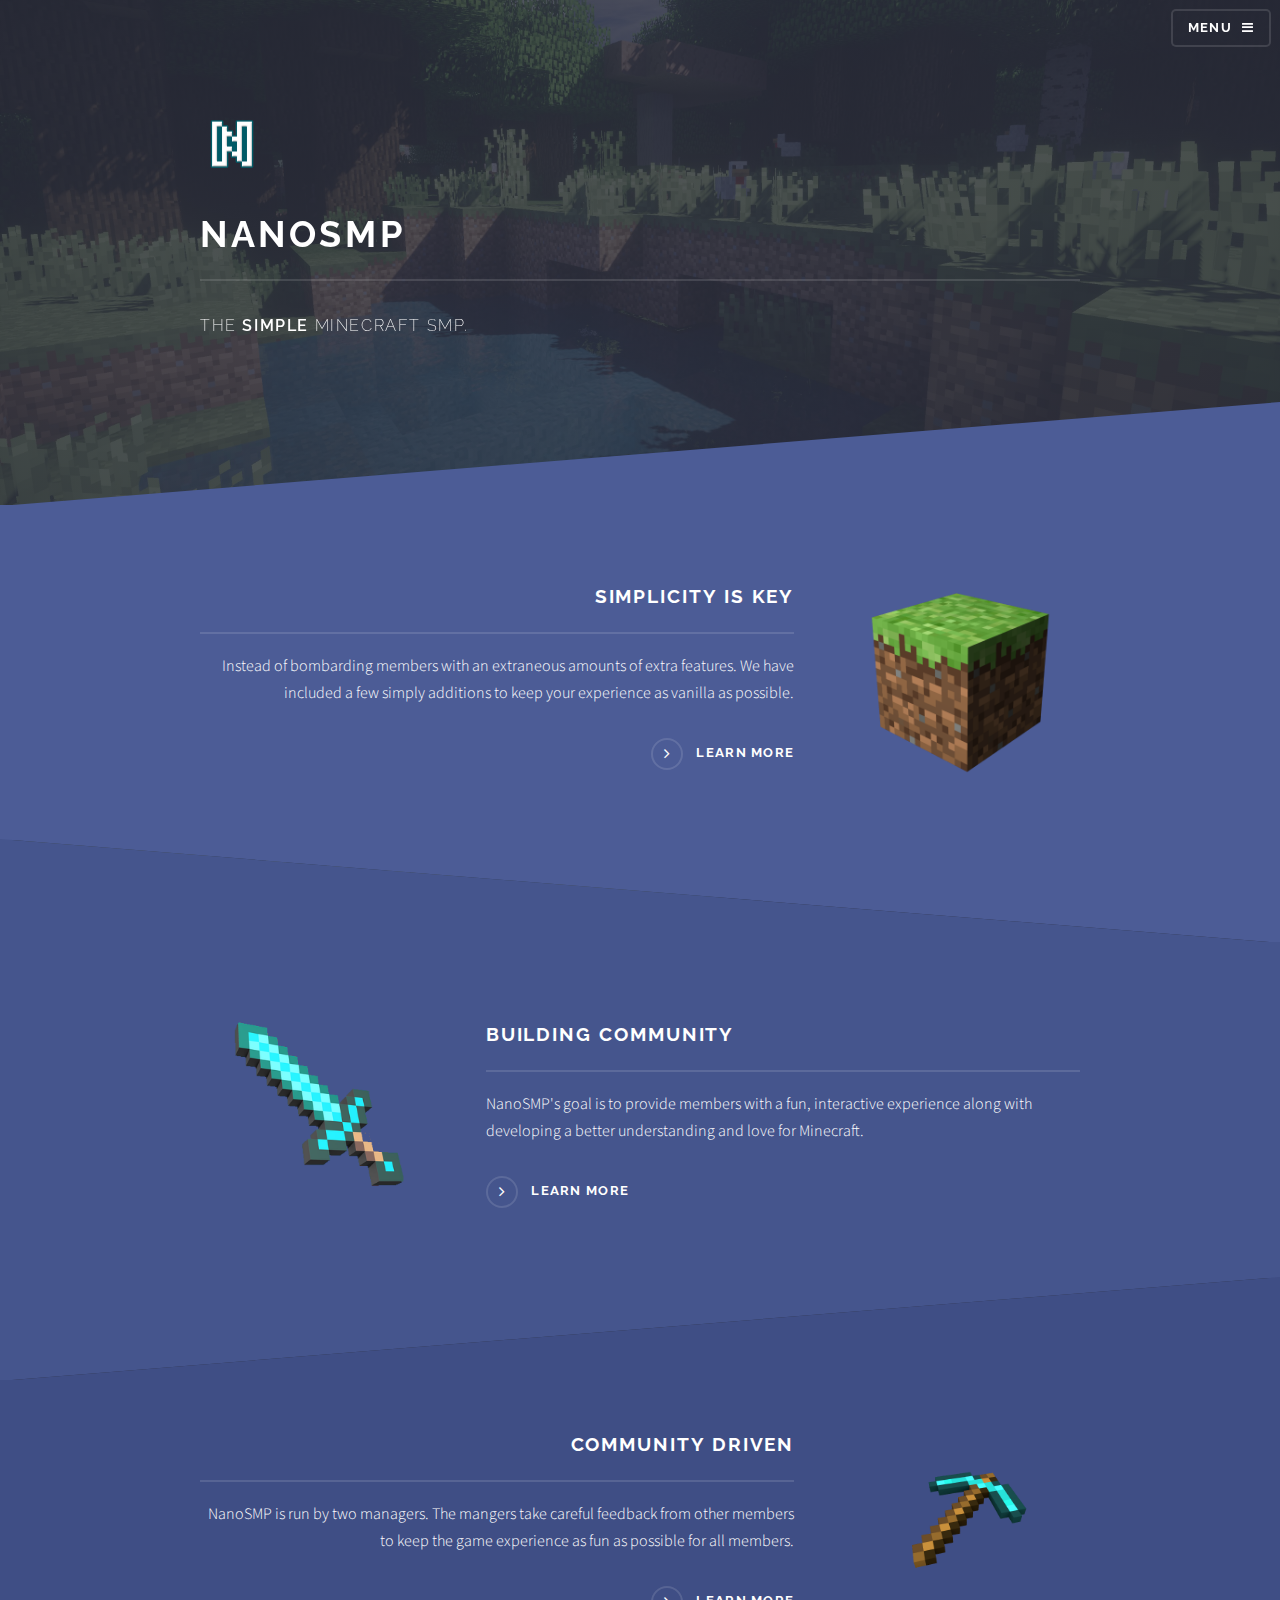
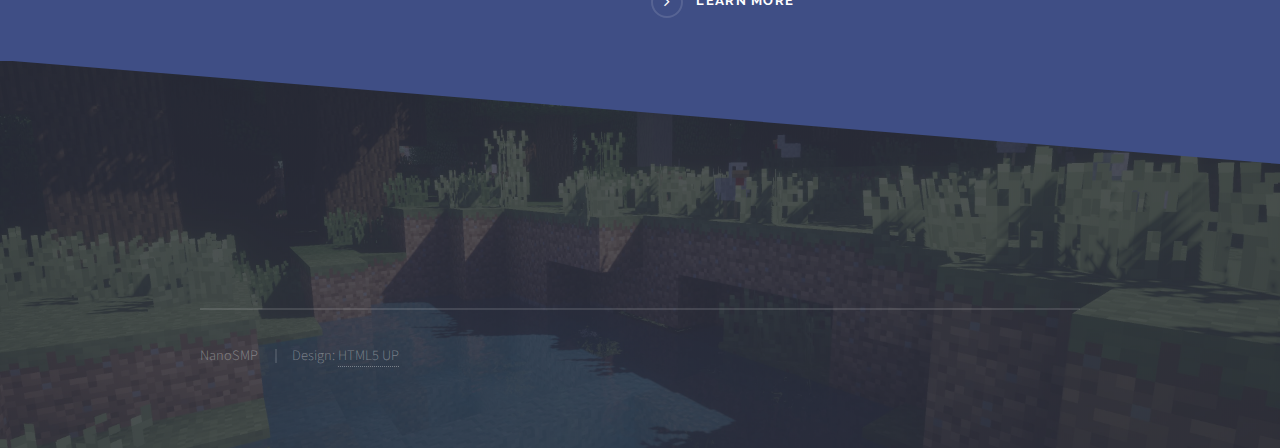
<file: index.html>
<!DOCTYPE HTML>
<!-- Solid State by HTML5 UP
	html5up.net | @ajlkn
	Free for personal and commercial use under the CCA 3.0 license (html5up.net/license) -->
<html>
<link
	rel="shortcut icon"
	type="image/x-icon"
	href="./favicon.ico"
></link>

<head>
	<title>NanoSMP</title>

	<meta charset="utf-8"></meta>

	<meta
		name="viewport"
		content="width=device-width, initial-scale=1, user-scalable=no"
	></meta>

	<link
		rel="stylesheet"
		href="assets/css/main.css"
	></link>

	<noscript>
		<link
			rel="stylesheet"
			href="assets/css/noscript.css"
		></link>
	</noscript>
</head>

<body class="is-preload">
	<!-- Page Wrapper -->

	<div id="page-wrapper">
		<!-- Header -->

		<header
			id="header"
			class="alt"
		>
			<h1>
				<a href="index.html">NanoSMP</a>
			</h1>

			<nav>
				<a href="#menu">Menu</a>
			</nav>
		</header>

		<!-- Menu -->

		<nav id="menu">
			<div class="inner">
				<h2>Menu</h2>

				<ul class="links">
					<li>
						<a href="/">Home</a>
					</li>

					<li>
						<a href="/about">About</a>
					</li>

					<li>
						<a
							href="http://bit.ly/thenanoapp"
							target="_blank"
						>Apply</a>
					</li>

					<li>
						<a href="/members">Server Info</a>
					</li>

					<li>
						<li>
							<a href="/discord">Discord</a>
						</li>
					</li>
				</ul>

				<a
					href="#"
					class="close"
				>Close</a>
			</div>
		</nav>

		<!-- Banner -->

		<section id="banner">
			<div class="inner">
				<div class="logo">
					<span class="image">
						<img
							src="images/logo-64.png"
							alt=""
							img="img"
						>
					</span>
				</div>

				<h2>NanoSMP</h2>

				<p>
					THe

					<strong>simple</strong>

					Minecraft SMP.
				</p>
			</div>
		</section>

		<!-- Wrapper -->

		<section id="wrapper">
			<!-- One -->

			<section
				id="one"
				class="wrapper spotlight style1"
			>
				<div class="inner">
					<a
						href="#"
						class="image"
					>
						<img
							src="images/mc-dirtblock.png"
							alt="By Benderxable"
						>
					</a>

					<div class="content">
						<h2 class="major">Simplicity is key</h2>

						<p>
							Instead of bombarding members with an extraneous amounts of extra features. We have included a few simply additions to keep your experience as vanilla as possible.
						</p>

						<a
							href="/about"
							class="special"
						>Learn more</a>
					</div>
				</div>
			</section>

			<!-- Two -->

			<section
				id="two"
				class="wrapper alt spotlight style2"
			>
				<div class="inner">
					<a
						href="#"
						class="image"
					>
						<img
							src="images/mc-sword.png"
							alt=""
						>
					</a>

					<div class="content">
						<h2 class="major">Building community</h2>

						<p>
							NanoSMP's goal is to provide members with a fun, interactive experience along with developing a better understanding and love for Minecraft.
						</p>

						<a
							href="/about"
							class="special"
						>Learn more</a>
					</div>
				</div>
			</section>

			<!-- Three -->

			<section
				id="three"
				class="wrapper spotlight style3"
			>
				<div class="inner">
					<a
						href="#"
						class="image"
					>
						<img
							src="images/mc-pick.png"
							alt=""
						>
					</a>

					<div class="content">
						<h2 class="major">Community driven</h2>

						<p>
							NanoSMP is run by two managers. The mangers take careful feedback from other members to keep the game experience as fun as possible for all members.
						</p>

						<a
							href="/about"
							class="special"
						>Learn more</a>
					</div>
				</div>
			</section>
		</section>
	</div>

	<!-- Footer -->

	<section id="footer">
		<div class="inner">
			<ul class="copyright">
				<li>NanoSMP</li>

				<li>
					Design:

					<a href="http://html5up.net">HTML5 UP</a>
				</li>
			</ul>
		</div>
	</section>

	<!-- Scripts -->
	<script src="assets/js/jquery.min.js"></script>
	<script src="assets/js/jquery.scrollex.min.js"></script>
	<script src="assets/js/browser.min.js"></script>
	<script src="assets/js/breakpoints.min.js"></script>
	<script src="assets/js/util.js"></script>
	<script src="assets/js/main.js"></script>
</body>
</html>
</file>
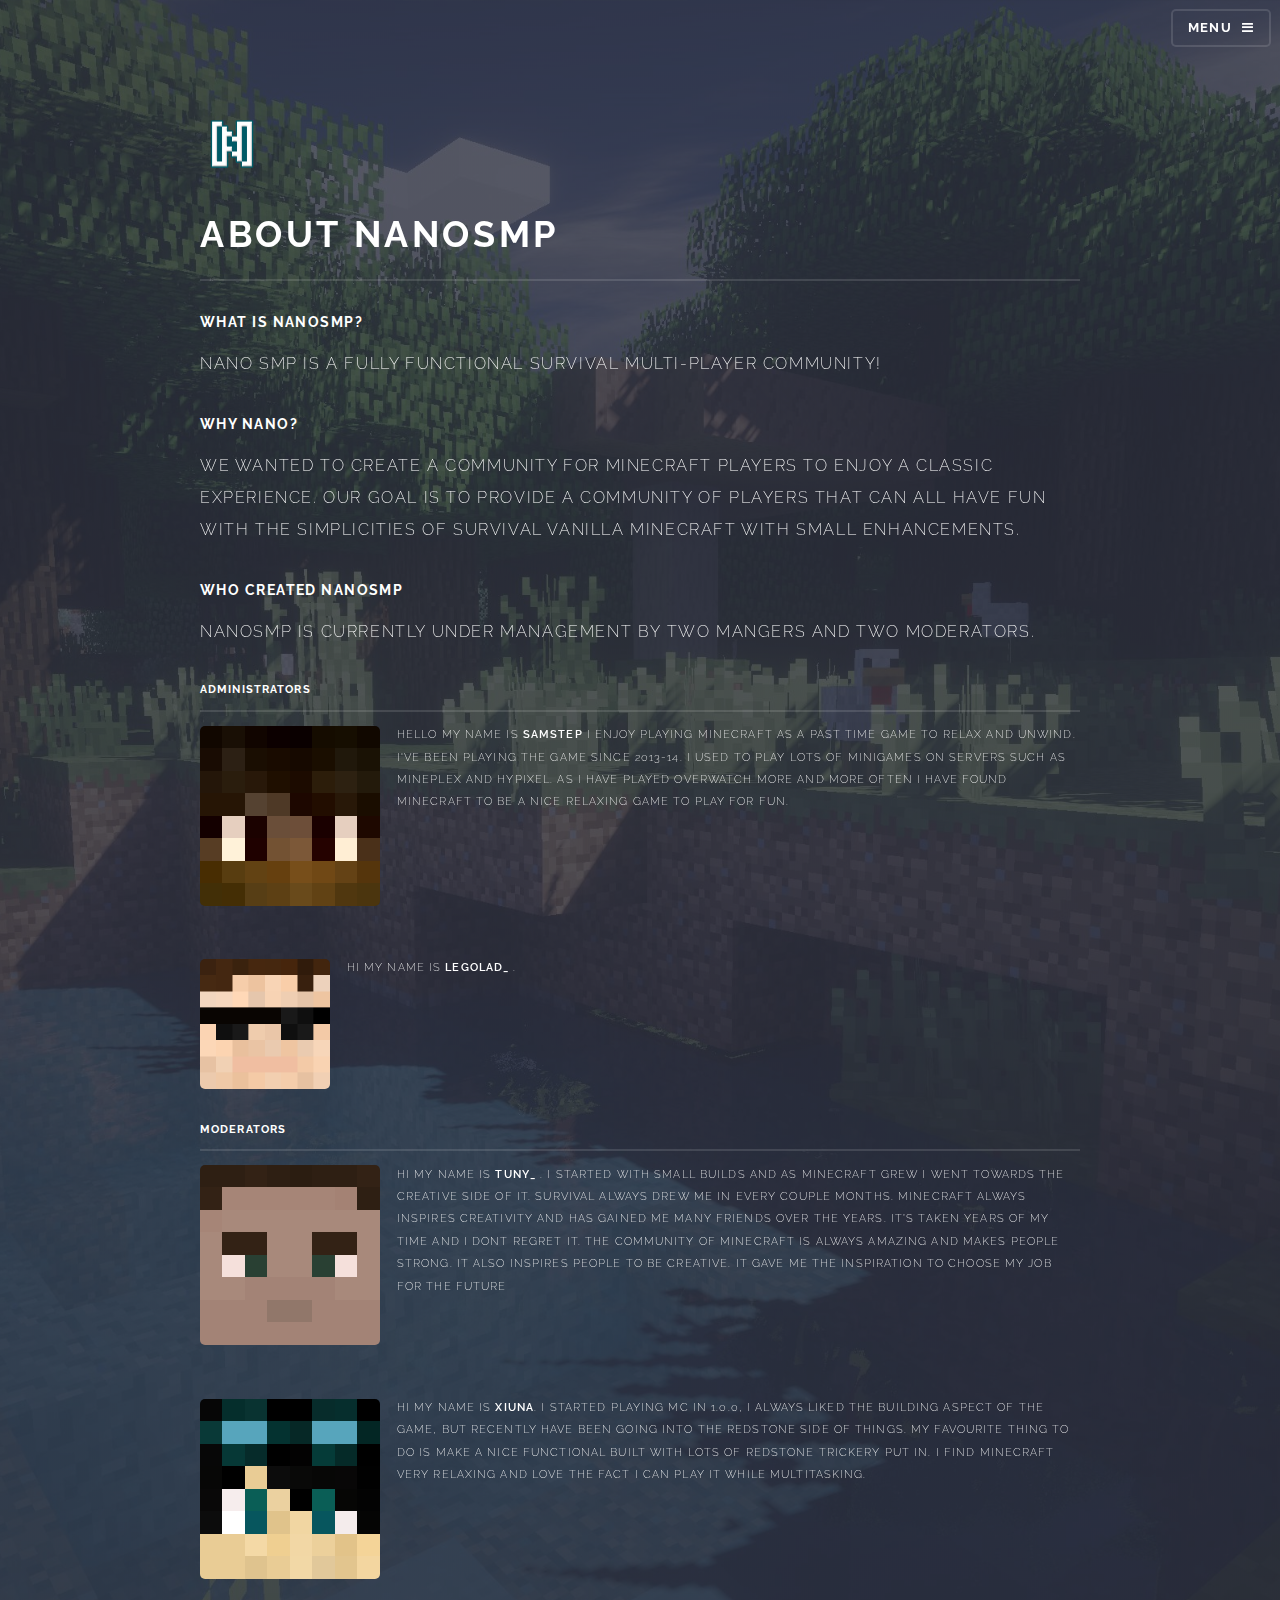
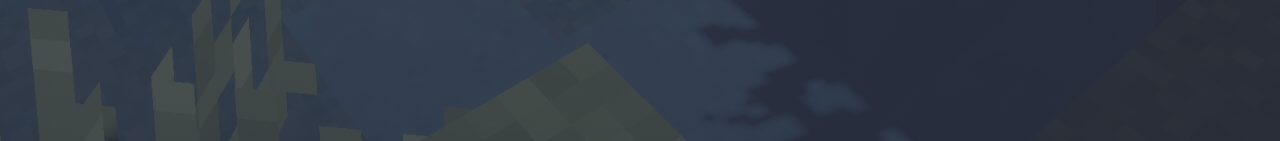
<file: about.html>
<!DOCTYPE HTML>
<!-- Solid State by HTML5 UP
	html5up.net | @ajlkn
	Free for personal and commercial use under the CCA 3.0 license (html5up.net/license) -->
<html>
<link
	rel="shortcut icon"
	type="image/x-icon"
	href="./favicon.ico"
></link>

<head>
	<title>NanoSMP - About</title>

	<meta charset="utf-8"></meta>

	<meta
		name="viewport"
		content="width=device-width, initial-scale=1, user-scalable=no"
	></meta>

	<link
		rel="stylesheet"
		href="assets/css/main.css"
	></link>

	<noscript>
		<link
			rel="stylesheet"
			href="assets/css/noscript.css"
		></link>
	</noscript>
</head>

<body class="is-preload">
	<!-- Page Wrapper -->

	<div id="page-wrapper">
		<!-- Header -->

		<header
			id="header"
			class="alt"
		>
			<nav>
				<a href="#menu">Menu</a>
			</nav>

			<h1>
				<a href="index.html">About NanoSMP</a>
			</h1>
		</header>

		<!-- Menu -->

		<nav id="menu">
			<div class="inner">
				<h2>Menu</h2>

				<ul class="links">
					<li>
						<a href="/">Home</a>
					</li>

					<li>
						<a href="/about">About</a>
					</li>

					<li>
						<a
							href="http://bit.ly/thenanoapp"
							target="_blank"
						>Apply</a>
					</li>

					<li>
						<a href="/members/encrypted">Server Info</a>
					</li>

					<li>
						<li>
							<a href="/discord">Discord</a>
						</li>
					</li>
				</ul>

				<a
					href="#"
					class="close"
				>Close</a>
			</div>
		</nav>

		<!-- Banner -->

		<section id="banner">
			<div class="inner">
				<div class="logo">
					<span class="image">
						<img
							src="images/logo-64.png"
							alt=""
							img="img"
						>
					</span>
				</div>

				<h2>About NanoSMP</h2>

				<h3>What is NanoSMP?</h3>

				<p>
					Nano SMP is a fully functional Survival Multi-Player community!
				</p>

				<h3>Why Nano?</h3>

				<p>
					We wanted to create a community for Minecraft players to enjoy a classic experience. Our goal is to provide a community of players that can all have fun with the simplicities of survival Vanilla Minecraft with small enhancements.
				</p>

				<h3>Who created NanoSMP</h3>

				<p>
					NanoSMP is currently under management by two mangers and two moderators.
				</p>

				<h4 class="major">
					Administrators

					<h4>
						<div class="box alt">
							<div class="row gtr-uniform">
								<p>
									<span class="image left">
										<img
											src="images/heads/samstep.png"
											alt=""
										>
									</span>

									Hello my name is

									<b>Samstep</b>

									I enjoy playing Minecraft as a past time game to relax and unwind. I've been playing the game since 2013-14. I used to play lots of minigames on servers such as Mineplex and Hypixel. As I have played Overwatch more and more often I have found Minecraft to be a nice relaxing game to play for fun.
								</p>

								<p>
									<span class="image left">
										<img
											src="images/heads/LegoLad_.png"
											alt=""
										>
									</span>

									Hi my name is

									<b>LegoLad_</b>

									.
								</p>
							</div>

							<!-- class="image fit" -->
						</div>

						<h4 class="major">
							Moderators

							<h4>
								<div class="box alt">
									<div class="row gtr-uniform">
										<p>
											<span class="image left">
												<img
													src="images/heads/Tuny_.png"
													alt=""
												>
											</span>

											Hi my name is

											<b>Tuny_</b>

											. I started with small builds and as Minecraft grew I went towards the creative side of it. Survival always drew me in every couple months. Minecraft always inspires creativity and has gained me many friends over the years. It’s taken years of my time and I dont regret it. The community of Minecraft is always amazing and makes people strong. It also inspires people to be creative. It gave me the inspiration to choose my job for the future
										</p>

										<p>
											<span class="image left">
												<img
													src="images/heads/Xiuna.png"
													alt=""
												>
											</span>

											Hi my name is

											<b>Xiuna</b>.

										 I started playing MC in 1.0.0, I always liked the building aspect of the game, but recently have been going into the redstone side of things. My favourite thing to do is make a nice functional built with lots of redstone trickery put in. I find Minecraft very relaxing and love the fact I can play it while multitasking.
										</p>

										<!-- class="image fit" -->
									</div>
								</div>
							</h4>
						</h4>
					</h4>
				</h4>
			</div>
		</section>
	</div>

	<!-- Wrapper -->

	<section id="wrapper">
		<!-- Scripts -->
		<script src="assets/js/jquery.min.js"></script>
		<script src="assets/js/jquery.scrollex.min.js"></script>
		<script src="assets/js/browser.min.js"></script>
		<script src="assets/js/breakpoints.min.js"></script>
		<script src="assets/js/util.js"></script>
		<script src="assets/js/main.js"></script>
	</section>
</body>
</html>
</file>
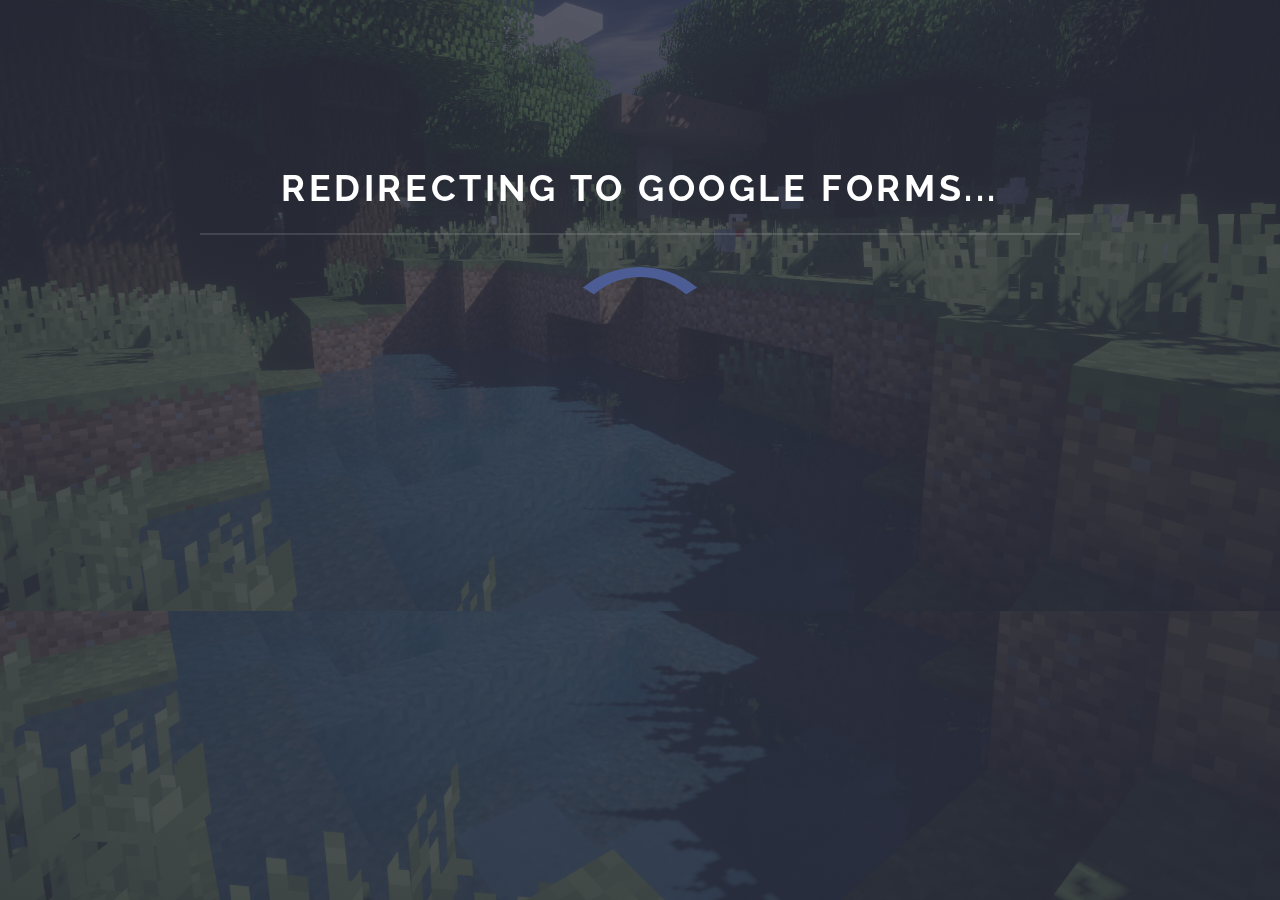
<file: app.html>
<!DOCTYPE HTML>
<!-- Solid State by HTML5 UP
	html5up.net | @ajlkn
	Free for personal and commercial use under the CCA 3.0 license (html5up.net/license) -->
<html>
<!-- <meta http-equiv="refresh" content="0; URL='http://discord.io'" /> -->

<link
	rel="shortcut icon"
	type="image/x-icon"
	href="./favicon.ico"
></link>

<head>
	<title>NanoSMP - Application</title>

	<meta charset="utf-8"></meta>

	<meta
		name="viewport"
		content="width=device-width, initial-scale=1, user-scalable=no"
	></meta>

	<link
		rel="stylesheet"
		href="assets/css/main.css"
	></link>

	<noscript>
		<link
			rel="stylesheet"
			href="assets/css/noscript.css"
		></link>
	</noscript>
</head>

<body class="is-preload">
	<!-- Page Wrapper -->

	<div id="page-wrapper">
		<!-- Header -->

		<header
			id="header"
			class="alt"
		>
			<meta
				http-equiv="refresh"
				content="2;url=http://bit.ly/thenanoapp"
			></meta>

			<h1>
				<a href="index.html">NanoSMP Application</a>
			</h1>
		</header>

		<!-- Banner -->

		<section id="banner">
			<div class="inner">
				<div class="logo">
					<span class="image">

					</span>
				</div>

				<div class="align-center">

				<h2>Redirecting to Google Forms...</h2>
</div>
				<p>
		

					<!-- <strong>
						<span id="countdowntimer">4</span>
					</strong> -->

					<div class="align-center">

					<style>
							.loader {
								border: 16px solid rgba(255, 255, 255, 0);
								border-radius: 100%;
								border-top: 10px solid #4C5D96;
								width: 180px;
								height: 180px;
								-webkit-animation: spin 1s linear infinite; /* Safari */
								animation: spin 1s linear infinite;
								margin: auto;
   							padding: 10px;
							}
							
							/* Safari */
							@-webkit-keyframes spin {
								0% { -webkit-transform: rotate(0deg); }
								100% { -webkit-transform: rotate(360deg); }
							}
							
							@keyframes spin {
								0% { transform: rotate(0deg); }
								100% { transform: rotate(360deg); }
							}
							</style>
			
							
			
							<div class="loader"></div>
							

				</p>
			</div>
		</div>
		</section>

		<!-- <div class="align-center">
			<a
				href="http://discord.gg/5wGbE9e"
				class="button primary icon fa-share"
			>Invite</a> -->

			<p></p>

			<!-- Wrapper -->

			<section id="wrapper">
				<!-- Scripts -->

				<script type="text/javascript">
					var timeleft = 4;
        var downloadTimer = setInterval(function(){
        timeleft--;
        document.getElementById("countdowntimer").textContent = timeleft;
        if(timeleft <= 0)
            clearInterval(downloadTimer);
        },1000);
				</script>

				<script src="assets/js/jquery.min.js"></script>
				<script src="assets/js/jquery.scrollex.min.js"></script>
				<script src="assets/js/browser.min.js"></script>
				<script src="assets/js/breakpoints.min.js"></script>
				<script src="assets/js/util.js"></script>
				<script src="assets/js/main.js"></script>
			</section>
		</div>
	</div>
</body>
</html>
</file>
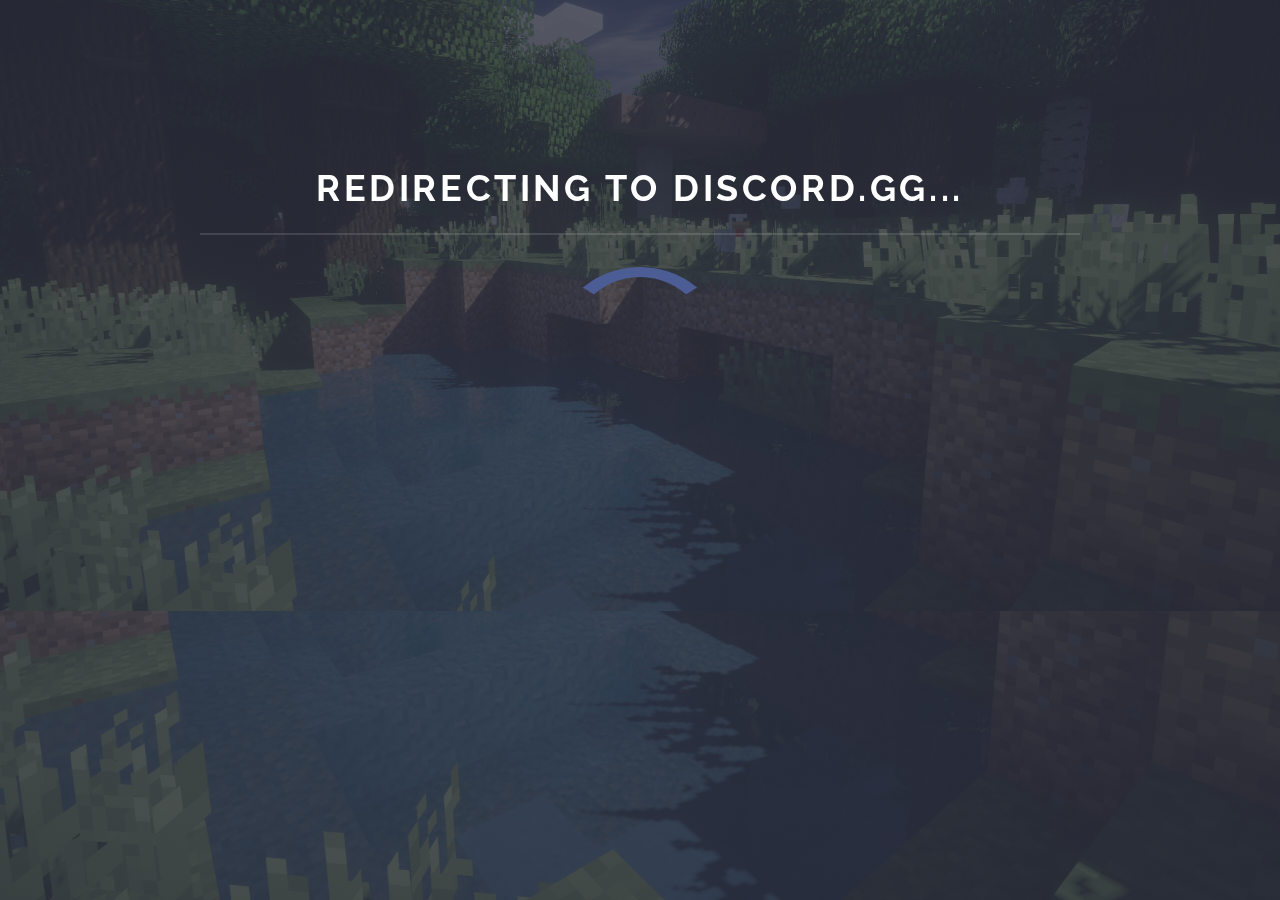
<file: discord.html>
<!DOCTYPE HTML>
<!-- Solid State by HTML5 UP
	html5up.net | @ajlkn
	Free for personal and commercial use under the CCA 3.0 license (html5up.net/license) -->
<html>
<!-- <meta http-equiv="refresh" content="0; URL='http://discord.io'" /> -->

<link
	rel="shortcut icon"
	type="image/x-icon"
	href="./favicon.ico"
></link>

<head>
	<title>NanoSMP - Discord</title>

	<meta charset="utf-8"></meta>

	<meta
		name="viewport"
		content="width=device-width, initial-scale=1, user-scalable=no"
	></meta>

	<link
		rel="stylesheet"
		href="assets/css/main.css"
	></link>

	<noscript>
		<link
			rel="stylesheet"
			href="assets/css/noscript.css"
		></link>
	</noscript>
</head>

<body class="is-preload">
	<!-- Page Wrapper -->

	<div id="page-wrapper">
		<!-- Header -->

		<header
			id="header"
			class="alt"
		>
			<meta
				http-equiv="refresh"
				content="2;url=http://discord.gg/5wGbE9e"
			></meta>

			<h1>
				<a href="index.html">NanoSMP Discord</a>
			</h1>
		</header>

		<!-- Banner -->

		<section id="banner">
			<div class="inner">
				<div class="logo">
					<span class="image">

					</span>
				</div>

				<div class="align-center">

				<h2>Redirecting to discord.gg...</h2>
</div>
				<p>
		

					<!-- <strong>
						<span id="countdowntimer">4</span>
					</strong> -->

					<div class="align-center">

					<style>
							.loader {
								border: 16px solid rgba(255, 255, 255, 0);
								border-radius: 100%;
								border-top: 10px solid #4C5D96;
								width: 180px;
								height: 180px;
								-webkit-animation: spin 1s linear infinite; /* Safari */
								animation: spin 1s linear infinite;
								margin: auto;
   							padding: 10px;
							}
							
							/* Safari */
							@-webkit-keyframes spin {
								0% { -webkit-transform: rotate(0deg); }
								100% { -webkit-transform: rotate(360deg); }
							}
							
							@keyframes spin {
								0% { transform: rotate(0deg); }
								100% { transform: rotate(360deg); }
							}
							</style>
			
							
			
							<div class="loader"></div>
							

				</p>
			</div>
		</div>
		</section>

		<!-- <div class="align-center">
			<a
				href="http://discord.gg/5wGbE9e"
				class="button primary icon fa-share"
			>Invite</a> -->

			<p></p>

			<!-- Wrapper -->

			<section id="wrapper">
				<!-- Scripts -->

				<script type="text/javascript">
					var timeleft = 4;
        var downloadTimer = setInterval(function(){
        timeleft--;
        document.getElementById("countdowntimer").textContent = timeleft;
        if(timeleft <= 0)
            clearInterval(downloadTimer);
        },1000);
				</script>

				<script src="assets/js/jquery.min.js"></script>
				<script src="assets/js/jquery.scrollex.min.js"></script>
				<script src="assets/js/browser.min.js"></script>
				<script src="assets/js/breakpoints.min.js"></script>
				<script src="assets/js/util.js"></script>
				<script src="assets/js/main.js"></script>
			</section>
		</div>
	</div>
</body>
</html>
</file>
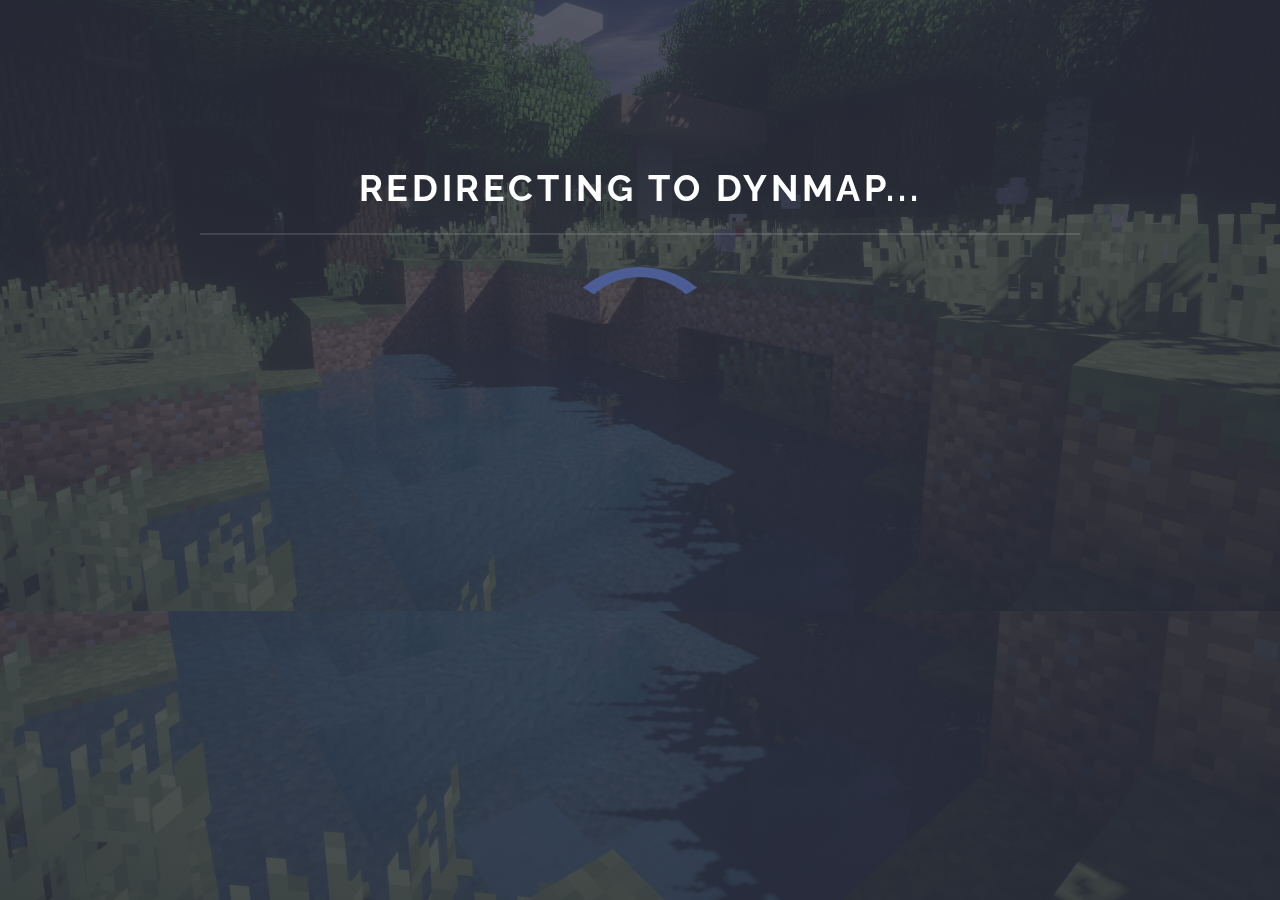
<file: dynmap.html>
<!DOCTYPE HTML>
<!-- Solid State by HTML5 UP
	html5up.net | @ajlkn
	Free for personal and commercial use under the CCA 3.0 license (html5up.net/license) -->
<html>
<!-- <meta http-equiv="refresh" content="0; URL='http://discord.io'" /> -->

<link
	rel="shortcut icon"
	type="image/x-icon"
	href="./favicon.ico"
></link>

<head>
	<title>NanoSMP - Dynmap</title>

	<meta charset="utf-8"></meta>

	<meta
		name="viewport"
		content="width=device-width, initial-scale=1, user-scalable=no"
	></meta>

	<link
		rel="stylesheet"
		href="assets/css/main.css"
	></link>

	<noscript>
		<link
			rel="stylesheet"
			href="assets/css/noscript.css"
		></link>
	</noscript>
</head>

<body class="is-preload">
	<!-- Page Wrapper -->

	<div id="page-wrapper">
		<!-- Header -->

		<header
			id="header"
			class="alt"
		>
			<meta
				http-equiv="refresh"
				content="2;url=http://play.nanosmp.ga:8123/"
			></meta>

			<h1>
				<a href="index.html">NanoSMP Dynmap</a>
			</h1>
		</header>

		<!-- Banner -->

		<section id="banner">
			<div class="inner">
				<div class="logo">
					<span class="image">

					</span>
				</div>

				<div class="align-center">

				<h2>Redirecting to Dynmap...</h2>
</div>
				<p>
		

					<!-- <strong>
						<span id="countdowntimer">4</span>
					</strong> -->

					<div class="align-center">

					<style>
							.loader {
								border: 16px solid rgba(255, 255, 255, 0);
								border-radius: 100%;
								border-top: 10px solid #4C5D96;
								width: 180px;
								height: 180px;
								-webkit-animation: spin 1s linear infinite; /* Safari */
								animation: spin 1s linear infinite;
								margin: auto;
   							padding: 10px;
							}
							
							/* Safari */
							@-webkit-keyframes spin {
								0% { -webkit-transform: rotate(0deg); }
								100% { -webkit-transform: rotate(360deg); }
							}
							
							@keyframes spin {
								0% { transform: rotate(0deg); }
								100% { transform: rotate(360deg); }
							}
							</style>
			
							
			
							<div class="loader"></div>
							

				</p>
			</div>
		</div>
		</section>

		<!-- <div class="align-center">
			<a
				href="http://discord.gg/5wGbE9e"
				class="button primary icon fa-share"
			>Invite</a> -->

			<p></p>

			<!-- Wrapper -->

			<section id="wrapper">
				<!-- Scripts -->

				<script type="text/javascript">
					var timeleft = 4;
        var downloadTimer = setInterval(function(){
        timeleft--;
        document.getElementById("countdowntimer").textContent = timeleft;
        if(timeleft <= 0)
            clearInterval(downloadTimer);
        },1000);
				</script>

				<script src="assets/js/jquery.min.js"></script>
				<script src="assets/js/jquery.scrollex.min.js"></script>
				<script src="assets/js/browser.min.js"></script>
				<script src="assets/js/breakpoints.min.js"></script>
				<script src="assets/js/util.js"></script>
				<script src="assets/js/main.js"></script>
			</section>
		</div>
	</div>
</body>
</html>
</file>
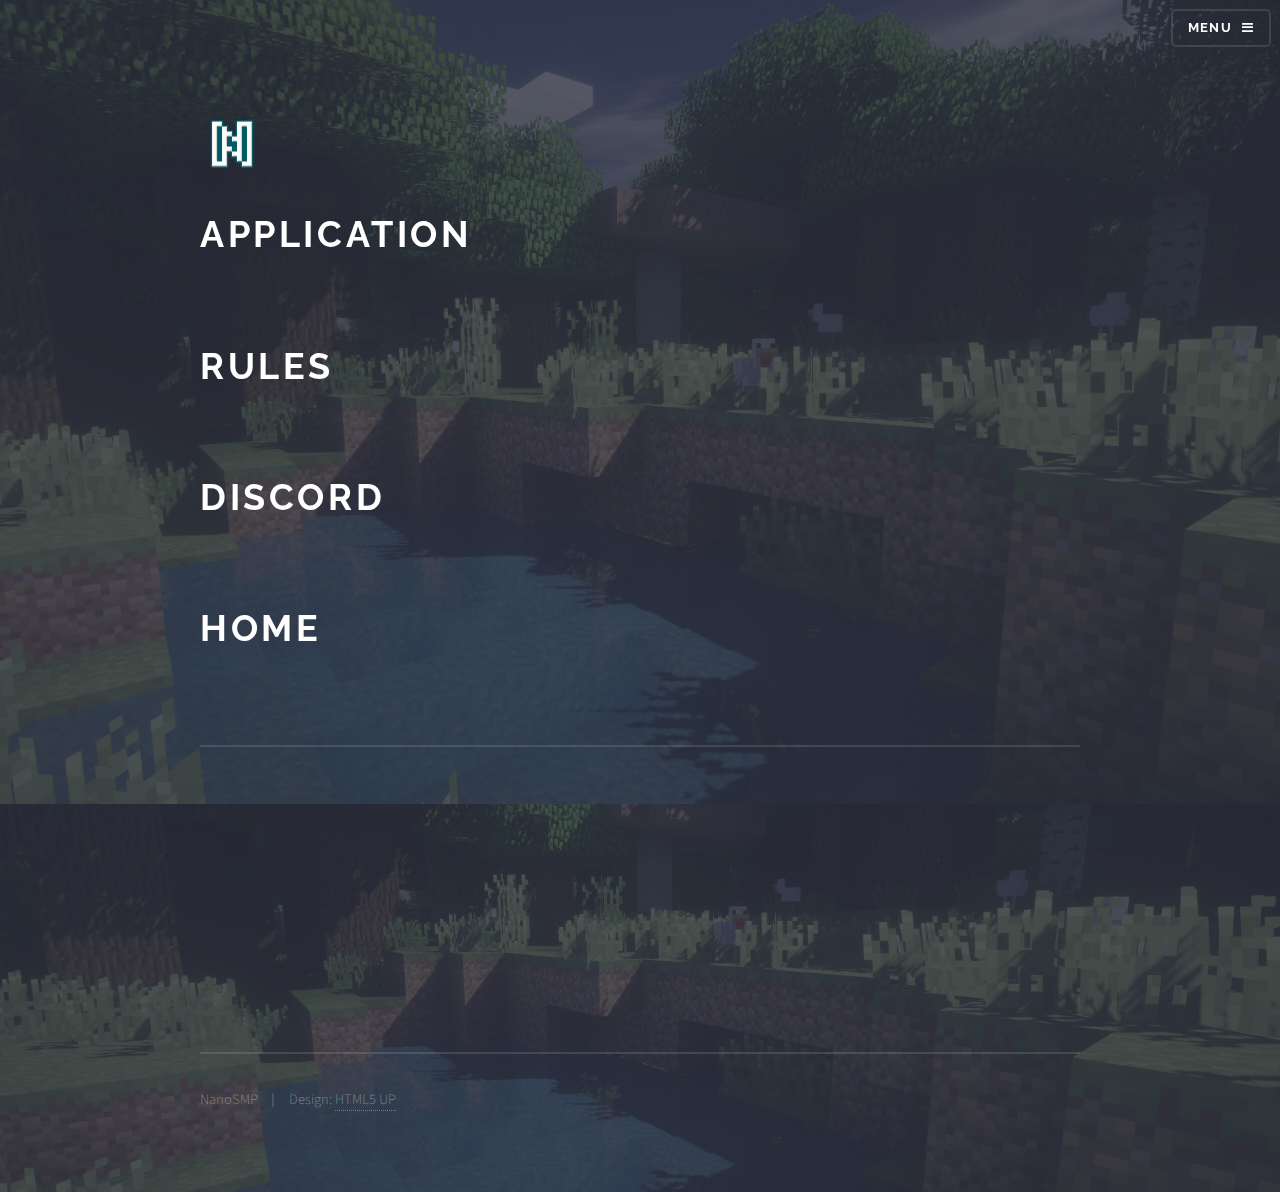
<file: info.html>
<!DOCTYPE HTML>
<!--
	Solid State by HTML5 UP
	html5up.net | @ajlkn
	Free for personal and commercial use under the CCA 3.0 license (html5up.net/license)
-->
<html>

<link rel='shortcut icon' type='image/x-icon' href='./favicon.ico' />
	<head>
		<title>NanoSMP - Info</title>
		<meta charset="utf-8" />
		<meta name="viewport" content="width=device-width, initial-scale=1, user-scalable=no" />
		<link rel="stylesheet" href="assets/css/main.css" />
		<noscript><link rel="stylesheet" href="assets/css/noscript.css" /></noscript>
	</head>
	<body class="is-preload">

		<!-- Page Wrapper -->
			<div id="page-wrapper">

				<!-- Header -->
					<header id="header" class="alt">
						<nav>
							<a href="#menu">Menu</a>
						</nav>

						<h1><a href="index.html">NanoSMP - Info</a></h1>

					</header>

					<!-- Menu -->
						<nav id="menu">
							<div class="inner">
								<h2>Menu</h2>
								<ul class="links">
									<li><a href="/">Home</a></li>
									<li><a href="/about">About</a></li>
									<li><a href="http://bit.ly/thenanoapp" target="_blank">Apply</a></li>
									<li><a href="/info">Server Info</a></li>
									<li><li><a href="/discord">Discord</a></li></li>
								</ul>
								<a href="#" class="close">Close</a>
							</div>
						</nav>


				<!-- Banner -->
					<section id="banner">
						<div class="inner">
							<div class="logo"><span class="image"><img src="images/logo-64.png" alt=""/img></span></div>

					<h2> <a href="http://bit.ly/thenanoapp">Application</a>
						<p></p>
  	<a href="/rules">Rules</a>
				<p></p>
		<a href="/discord">Discord</a>
<p></p>
		<a href="/">Home</a>
<p></p>
					</h2>




						</div>

					</section>


				<!-- Wrapper -->
					<section id="wrapper">


						<!-- Footer -->
							<section id="footer">
								<div class="inner">

									<ul class="copyright">
										<li>NanoSMP</li><li>Design: <a href="http://html5up.net">HTML5 UP</a></li>
									</ul>
								</div>
							</section>

					</div>

		<!-- Scripts -->



			<script src="assets/js/jquery.min.js"></script>
			<script src="assets/js/jquery.scrollex.min.js"></script>
			<script src="assets/js/browser.min.js"></script>
			<script src="assets/js/breakpoints.min.js"></script>
			<script src="assets/js/util.js"></script>
			<script src="assets/js/main.js"></script>

	</body>
</html>
</file>
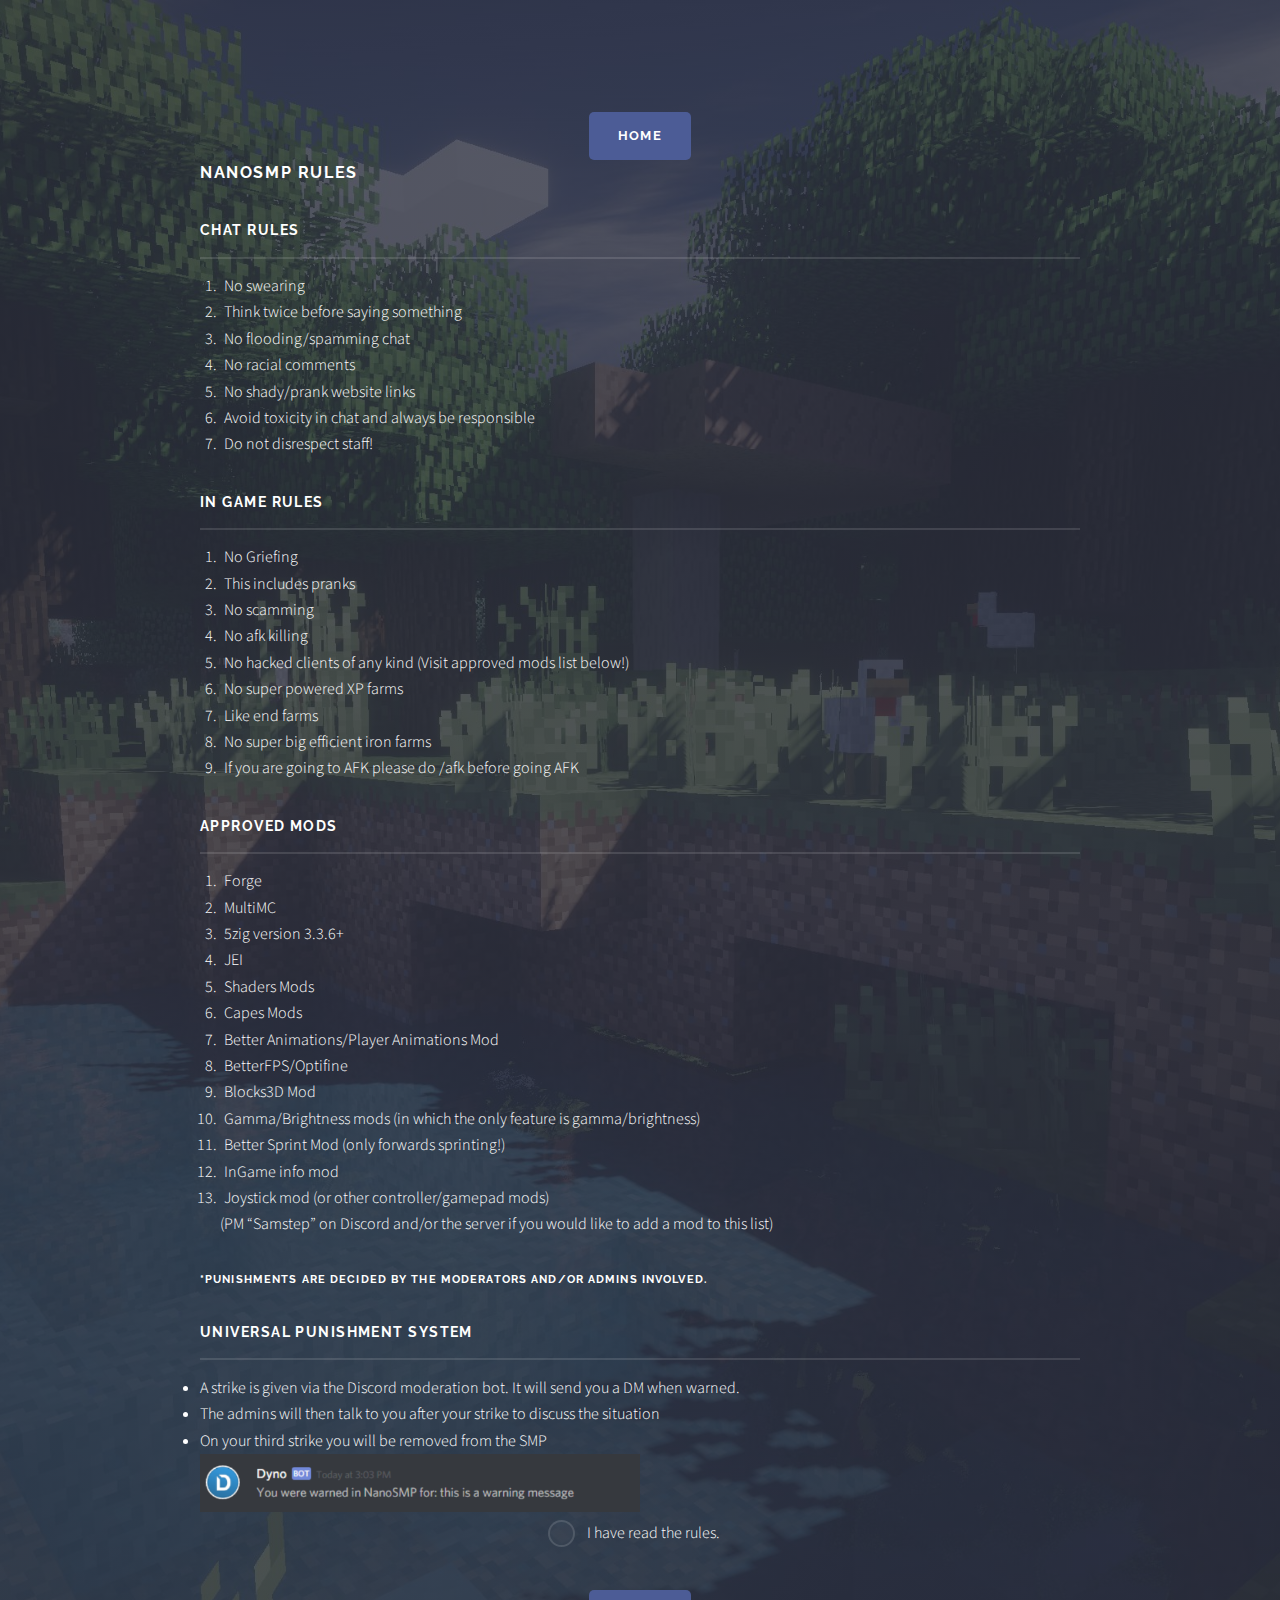
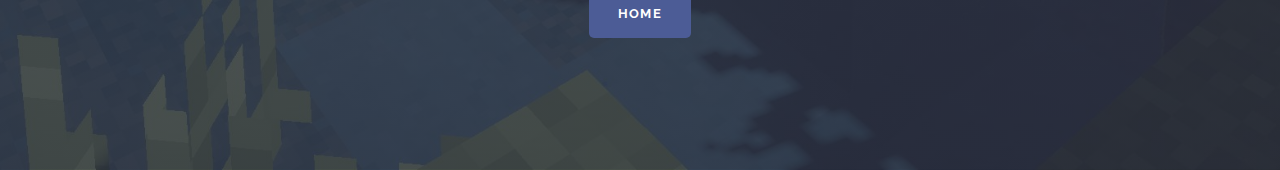
<file: rules.html>
<!DOCTYPE HTML>
<!--
	Solid State by HTML5 UP
	html5up.net | @ajlkn
	Free for personal and commercial use under the CCA 3.0 license (html5up.net/license)
-->
<html>

<link rel='shortcut icon' type='image/x-icon' href='./favicon.ico' />
	<head>
		<title>NanoSMP - Rules</title>
		<meta charset="utf-8" />
		<meta name="viewport" content="width=device-width, initial-scale=1, user-scalable=no" />
		<link rel="stylesheet" href="assets/css/main.css" />
		<noscript><link rel="stylesheet" href="assets/css/noscript.css" /></noscript>
	</head>
	<body class="is-preload">

		<!-- Page Wrapper -->
			<div id="page-wrapper">

				<!-- Header -->
					<header id="header" class="alt">

						<h1><a href="index.html">NanoSMP - Rules</a></h1>

					</header>




				<!-- Banner -->
					<section id="banner">
						<div class="inner">


							<div align="center">


							<a href="/" class="button primary">Home</a>


							</div>
<h1 class="center">NanoSMP Rules</h1>
<p></p>

							<h3 class="major">Chat Rules</h3>

									<div class="col-6 col-12-medium">

							<ol>
										<li>No swearing</li>
										<li>Think twice before saying something</li>
										<li>No flooding/spamming chat</li>
										<li>No racial comments</li>
										<li>No shady/prank website links</li>
										<li>Avoid toxicity in chat and always be responsible</li>
										<li>Do not disrespect staff!</li>

							</ol>



							<h3 class="major">In Game Rules</h3>


									<div class="col-6 col-12-medium">

							<ol>
								<li>No Griefing</li>
								<li>This includes pranks</li>
								<li>No scamming</li>
								<li>No afk killing</li>
								<li>No hacked clients of any kind
								(Visit approved mods list below!)</li>
								<li>No super powered XP farms</li>
								<li>Like end farms</li>
								<li>No super big efficient iron farms</li>
								<li>If you are going to AFK please do /afk before going AFK</li>

							</ol>


							<h3 class="major">Approved Mods</h3>


									<div class="col-6 col-12-medium">

							<ol>
								<li>Forge</li>
	<li>MultiMC</li>
	<li>5zig version 3.3.6+</li>
	<li>JEI</li>
	<li>Shaders Mods</li>
	<li>Capes Mods</li>
	<li>Better Animations/Player Animations Mod</li>
	<li>BetterFPS/Optifine</li>
	<li>Blocks3D Mod</li>
	<li>Gamma/Brightness mods (in which the only feature is gamma/brightness)</li>
	<li>Better Sprint Mod (only forwards sprinting!)</li>
	<li>InGame info mod</li>
	<li>Joystick mod (or other controller/gamepad mods)</li>
	(PM “Samstep” on Discord and/or the server if you would like to add a mod to this list)


							</ol>


<h4>*Punishments are decided by the moderators and/or admins involved.</h4>
<p></p>


<h3 class="major">Universal Punishment System</h3>


		<div class="col-6 col-12-medium"

<ol>
	<li>A strike is given via the Discord moderation bot. It will send you a DM when warned. </li>
	<li>The admins will then talk to you after your strike to discuss the situation</li>
<li>	On your third strike you will be removed from the SMP</li>
	<img src="images/example.png" alt="" style='height: 50%; width: 50%; object-fit: contain'/>

</div>

</ol>

<div align="center">
<div class="col-4 col-12-small">
	<input type="radio" id="demo-priority-low" name="demo-priority">
	<label for="demo-priority-low">I have read the rules.</label>
</div>
</div>

<p></p>

<div align="center">


<a href="/" class="button primary">Home</a>


</div>
</file>
<file: assets/css/noscript.css>
/*
	Solid State by HTML5 UP
	html5up.net | @ajlkn
	Free for personal and commercial use under the CCA 3.0 license (html5up.net/license)
*/

/* Banner */

	body.is-preload #banner .logo {
		-moz-transform: none;
		-webkit-transform: none;
		-ms-transform: none;
		transform: none;
		opacity: 1;
	}

	body.is-preload #banner h2 {
		opacity: 1;
		-moz-transform: none;
		-webkit-transform: none;
		-ms-transform: none;
		transform: none;
		-moz-filter: none;
		-webkit-filter: none;
		-ms-filter: none;
		filter: none;
	}

	body.is-preload #banner p {
		opacity: 01;
		-moz-transform: none;
		-webkit-transform: none;
		-ms-transform: none;
		transform: none;
		-moz-filter: none;
		-webkit-filter: none;
		-ms-filter: none;
		filter: none;
	}
</file>
<file: assets/css/main.css>
@import url(font-awesome.min.css);
@import url("https://fonts.googleapis.com/css?family=Raleway:200,700|Source+Sans+Pro:300,600,300italic,600italic");

/*
	Solid State by HTML5 UP
	html5up.net | @ajlkn
	Free for personal and commercial use under the CCA 3.0 license (html5up.net/license)
*/

html, body, div, span, applet, object,
iframe, h1, h2, h3, h4, h5, h6, p, blockquote,
pre, a, abbr, acronym, address, big, cite,
code, del, dfn, em, img, ins, kbd, q, s, samp,
small, strike, strong, sub, sup, tt, var, b,
u, i, center, dl, dt, dd, ol, ul, li, fieldset,
form, label, legend, table, caption, tbody,
tfoot, thead, tr, th, td, article, aside,
canvas, details, embed, figure, figcaption,
footer, header, hgroup, menu, nav, output, ruby,
section, summary, time, mark, audio, video {
	margin: 0;
	padding: 0;
	border: 0;
	font-size: 100%;
	font: inherit;
	vertical-align: baseline;}

article, aside, details, figcaption, figure,
footer, header, hgroup, menu, nav, section {
	display: block;}

body {
	line-height: 1;
}

ol, ul {
	list-style: none;
}

blockquote, q {
	quotes: none;
}

	blockquote:before, blockquote:after, q:before, q:after {
		content: '';
		content: none;
	}

table {
	border-collapse: collapse;
	border-spacing: 0;
}

body {
	-webkit-text-size-adjust: none;
}

mark {
	background-color: transparent;
	color: inherit;
}

input::-moz-focus-inner {
	border: 0;
	padding: 0;
}

input, select, textarea {
	-moz-appearance: none;
	-webkit-appearance: none;
	-ms-appearance: none;
	appearance: none;
}

/* Basic */

	@-ms-viewport {
		width: device-width;
	}

	body {
		-ms-overflow-style: scrollbar;
	}





	@media screen and (max-width: 480px) {

		html, body {
			min-width: 320px;
		}

	}

	html {
		box-sizing: border-box;
	}

	*, *:before, *:after {
		box-sizing: inherit;
	}

	body {
		background-color: #2e3141;
		background-image: linear-gradient(to top, rgba(46, 49, 65, 0.8), rgba(46, 49, 65, 0.8)), url("../../images/bg.jpg");
		background-size: auto, cover;
		background-attachment: fixed, fixed;
		background-position: center, center;
	}

		body.is-preload *, body.is-preload *:before, body.is-preload *:after {
			-moz-animation: none !important;
			-webkit-animation: none !important;
			-ms-animation: none !important;
			animation: none !important;
			-moz-transition: none !important;
			-webkit-transition: none !important;
			-ms-transition: none !important;
			transition: none !important;
		}

/* Type */

	body, input, select, textarea {
		color: #ffffff;
		font-family: "Source Sans Pro", Helvetica, sans-serif;
		font-size: 16.5pt;
		font-weight: 300;
		line-height: 1.65;
	}

		@media screen and (max-width: 1680px) {

			body, input, select, textarea {
				font-size: 13pt;
			}

		}

		@media screen and (max-width: 1280px) {

			body, input, select, textarea {
				font-size: 12pt;
			}

		}

		@media screen and (max-width: 980px) {

			body, input, select, textarea {
				font-size: 12pt;
			}

		}

		@media screen and (max-width: 736px) {

			body, input, select, textarea {
				font-size: 12pt;
			}

		}

		@media screen and (max-width: 480px) {

			body, input, select, textarea {
				font-size: 12pt;
			}

		}

	a {
		-moz-transition: color 0.2s ease-in-out, border-bottom-color 0.2s ease-in-out;
		-webkit-transition: color 0.2s ease-in-out, border-bottom-color 0.2s ease-in-out;
		-ms-transition: color 0.2s ease-in-out, border-bottom-color 0.2s ease-in-out;
		transition: color 0.2s ease-in-out, border-bottom-color 0.2s ease-in-out;
		border-bottom: dotted 1px rgba(255, 255, 255, 0.35);
		color: #ffffff;
		text-decoration: none;
	}

		a:hover {
			border-bottom-color: transparent;
			color: #ffffff !important;
		}

		a.special:not(.button) {
			text-decoration: none;
			border-bottom: 0;
			display: block;
			font-family: Raleway, Helvetica, sans-serif;
			font-size: 0.8em;
			font-weight: 700;
			letter-spacing: 0.1em;
			margin: 0 0 2em 0;
			text-transform: uppercase;
		}

			a.special:not(.button):before {
				-moz-osx-font-smoothing: grayscale;
				-webkit-font-smoothing: antialiased;
				font-family: FontAwesome;
				font-style: normal;
				font-weight: normal;
				text-transform: none !important;
			}

			a.special:not(.button):before {
				-moz-transition: background-color 0.2s ease-in-out;
				-webkit-transition: background-color 0.2s ease-in-out;
				-ms-transition: background-color 0.2s ease-in-out;
				transition: background-color 0.2s ease-in-out;
				border-radius: 100%;
				border: solid 2px rgba(255, 255, 255, 0.125);
				content: '\f105';
				display: inline-block;
				font-size: 1.25em;
				height: 2em;
				line-height: 1.65em;
				margin-right: 0.85em;
				text-align: center;
				text-indent: 0.15em;
				vertical-align: middle;
				width: 2em;
			}

			a.special:not(.button):hover:before {
				background-color: rgba(255, 255, 255, 0.025);
			}

			a.special:not(.button):active:before {
				background-color: rgba(255, 255, 255, 0.075);
			}

	strong, b {
		color: #ffffff;
		font-weight: 600;
	}

	em, i {
		font-style: italic;
	}

	p {
		margin: 0 0 2em 0;
	}

	h1, h2, h3, h4, h5, h6 {
		color: #ffffff;
		font-family: Raleway, Helvetica, sans-serif;
		font-weight: 700;
		letter-spacing: 0.1em;
		margin: 0 0 1em 0;
		text-transform: uppercase;
	}

		h1 a, h2 a, h3 a, h4 a, h5 a, h6 a {
			color: inherit;
			text-decoration: none;
			border-bottom: 0;
		}

		h1 span, h2 span, h3 span, h4 span, h5 span, h6 span {
			font-weight: 200;
		}

		h1.major, h2.major, h3.major, h4.major, h5.major, h6.major {
			padding-bottom: 1em;
			border-bottom: solid 2px rgba(255, 255, 255, 0.125);
		}

	h2 {
		font-size: 1.2em;
	}

	h3 {
		font-size: 0.9em;
	}

	h4 {
		font-size: 0.7em;
	}

	h5 {
		font-size: 0.7em;
	}

	h6 {
		font-size: 0.7em;
	}

	@media screen and (max-width: 736px) {

		h2 {
			font-size: 1em;
		}

		h3 {
			font-size: 0.8em;
		}

	}

	sub {
		font-size: 0.8em;
		position: relative;
		top: 0.5em;
	}

	sup {
		font-size: 0.8em;
		position: relative;
		top: -0.5em;
	}

	blockquote {
		border-left: solid 4px rgba(255, 255, 255, 0.125);
		font-style: italic;
		margin: 0 0 2em 0;
		padding: 0.5em 0 0.5em 2em;
	}

	code {
		background: rgba(255, 255, 255, 0.025);
		border-radius: 5px;
		border: solid 2px rgba(255, 255, 255, 0.125);
		font-family: "Courier New", monospace;
		font-size: 0.9em;
		margin: 0 0.25em;
		padding: 0.25em 0.65em;
	}

	pre {
		-webkit-overflow-scrolling: touch;
		font-family: "Courier New", monospace;
		font-size: 0.9em;
		margin: 0 0 2em 0;
	}

		pre code {
			display: block;
			line-height: 1.75em;
			padding: 1em 1.5em;
			overflow-x: auto;
		}

	hr {
		border: 0;
		border-bottom: solid 2px rgba(255, 255, 255, 0.125);
		margin: 2.5em 0;
	}

		hr.major {
			margin: 4em 0;
		}

	.align-left {
		text-align: left;
	}

	.align-center {
		text-align: center;
	}

	.align-right {
		text-align: right;
	}

/* Row */

	.row {
		display: flex;
		flex-wrap: wrap;
		box-sizing: border-box;
		align-items: stretch;
	}

		.row > * {
			box-sizing: border-box;
		}

		.row.gtr-uniform > * > :last-child {
			margin-bottom: 0;
		}

		.row.aln-left {
			justify-content: flex-start;
		}

		.row.aln-center {
			justify-content: center;
		}

		.row.aln-right {
			justify-content: flex-end;
		}

		.row.aln-top {
			align-items: flex-start;
		}

		.row.aln-middle {
			align-items: center;
		}

		.row.aln-bottom {
			align-items: flex-end;
		}

		.row > .imp {
			order: -1;
		}

		.row > .col-1 {
			width: 8.3333333333%;
		}

		.row > .off-1 {
			margin-left: 8.3333333333%;
		}

		.row > .col-2 {
			width: 16.6666666667%;
		}

		.row > .off-2 {
			margin-left: 16.6666666667%;
		}

		.row > .col-3 {
			width: 25%;
		}

		.row > .off-3 {
			margin-left: 25%;
		}

		.row > .col-4 {
			width: 33.3333333333%;
		}

		.row > .off-4 {
			margin-left: 33.3333333333%;
		}

		.row > .col-5 {
			width: 41.6666666667%;
		}

		.row > .off-5 {
			margin-left: 41.6666666667%;
		}

		.row > .col-6 {
			width: 50%;
		}

		.row > .off-6 {
			margin-left: 50%;
		}

		.row > .col-7 {
			width: 58.3333333333%;
		}

		.row > .off-7 {
			margin-left: 58.3333333333%;
		}

		.row > .col-8 {
			width: 66.6666666667%;
		}

		.row > .off-8 {
			margin-left: 66.6666666667%;
		}

		.row > .col-9 {
			width: 75%;
		}

		.row > .off-9 {
			margin-left: 75%;
		}

		.row > .col-10 {
			width: 83.3333333333%;
		}

		.row > .off-10 {
			margin-left: 83.3333333333%;
		}

		.row > .col-11 {
			width: 91.6666666667%;
		}

		.row > .off-11 {
			margin-left: 91.6666666667%;
		}

		.row > .col-12 {
			width: 100%;
		}

		.row > .off-12 {
			margin-left: 100%;
		}

		.row.gtr-0 {
			margin-top: 0;
			margin-left: 0em;
		}

			.row.gtr-0 > * {
				padding: 0 0 0 0em;
			}

			.row.gtr-0.gtr-uniform {
				margin-top: 0em;
			}

				.row.gtr-0.gtr-uniform > * {
					padding-top: 0em;
				}

		.row.gtr-25 {
			margin-top: 0;
			margin-left: -0.4375em;
		}

			.row.gtr-25 > * {
				padding: 0 0 0 0.4375em;
			}

			.row.gtr-25.gtr-uniform {
				margin-top: -0.4375em;
			}

				.row.gtr-25.gtr-uniform > * {
					padding-top: 0.4375em;
				}

		.row.gtr-50 {
			margin-top: 0;
			margin-left: -0.875em;
		}

			.row.gtr-50 > * {
				padding: 0 0 0 0.875em;
			}

			.row.gtr-50.gtr-uniform {
				margin-top: -0.875em;
			}

				.row.gtr-50.gtr-uniform > * {
					padding-top: 0.875em;
				}

		.row {
			margin-top: 0;
			margin-left: -1.75em;
		}

			.row > * {
				padding: 0 0 0 1.75em;
			}

			.row.gtr-uniform {
				margin-top: -1.75em;
			}

				.row.gtr-uniform > * {
					padding-top: 1.75em;
				}

		.row.gtr-150 {
			margin-top: 0;
			margin-left: -2.625em;
		}

			.row.gtr-150 > * {
				padding: 0 0 0 2.625em;
			}

			.row.gtr-150.gtr-uniform {
				margin-top: -2.625em;
			}

				.row.gtr-150.gtr-uniform > * {
					padding-top: 2.625em;
				}

		.row.gtr-200 {
			margin-top: 0;
			margin-left: -3.5em;
		}

			.row.gtr-200 > * {
				padding: 0 0 0 3.5em;
			}

			.row.gtr-200.gtr-uniform {
				margin-top: -3.5em;
			}

				.row.gtr-200.gtr-uniform > * {
					padding-top: 3.5em;
				}

				.main-info {
  margin-top: 3%;
  margin-left: 0%;
  display: inline-block;
  float: left;
}
.main {
  width: 100%;
}

		@media screen and (max-width: 1680px) {

			.row {
				display: flex;
				flex-wrap: wrap;
				box-sizing: border-box;
				align-items: stretch;
			}

				.row > * {
					box-sizing: border-box;
				}

				.row.gtr-uniform > * > :last-child {
					margin-bottom: 0;
				}

				.row.aln-left {
					justify-content: flex-start;
				}

				.row.aln-center {
					justify-content: center;
				}

				.row.aln-right {
					justify-content: flex-end;
				}

				.row.aln-top {
					align-items: flex-start;
				}

				.row.aln-middle {
					align-items: center;
				}

				.row.aln-bottom {
					align-items: flex-end;
				}

				.row > .imp-xlarge {
					order: -1;
				}

				.row > .col-1-xlarge {
					width: 8.3333333333%;
				}

				.row > .off-1-xlarge {
					margin-left: 8.3333333333%;
				}

				.row > .col-2-xlarge {
					width: 16.6666666667%;
				}

				.row > .off-2-xlarge {
					margin-left: 16.6666666667%;
				}

				.row > .col-3-xlarge {
					width: 25%;
				}

				.row > .off-3-xlarge {
					margin-left: 25%;
				}

				.row > .col-4-xlarge {
					width: 33.3333333333%;
				}

				.row > .off-4-xlarge {
					margin-left: 33.3333333333%;
				}

				.row > .col-5-xlarge {
					width: 41.6666666667%;
				}

				.row > .off-5-xlarge {
					margin-left: 41.6666666667%;
				}

				.row > .col-6-xlarge {
					width: 50%;
				}

				.row > .off-6-xlarge {
					margin-left: 50%;
				}

				.row > .col-7-xlarge {
					width: 58.3333333333%;
				}

				.row > .off-7-xlarge {
					margin-left: 58.3333333333%;
				}

				.row > .col-8-xlarge {
					width: 66.6666666667%;
				}

				.row > .off-8-xlarge {
					margin-left: 66.6666666667%;
				}

				.row > .col-9-xlarge {
					width: 75%;
				}

				.row > .off-9-xlarge {
					margin-left: 75%;
				}

				.row > .col-10-xlarge {
					width: 83.3333333333%;
				}

				.row > .off-10-xlarge {
					margin-left: 83.3333333333%;
				}

				.row > .col-11-xlarge {
					width: 91.6666666667%;
				}

				.row > .off-11-xlarge {
					margin-left: 91.6666666667%;
				}

				.row > .col-12-xlarge {
					width: 100%;
				}

				.row > .off-12-xlarge {
					margin-left: 100%;
				}

				.row.gtr-0 {
					margin-top: 0;
					margin-left: 0em;
				}

					.row.gtr-0 > * {
						padding: 0 0 0 0em;
					}

					.row.gtr-0.gtr-uniform {
						margin-top: 0em;
					}

						.row.gtr-0.gtr-uniform > * {
							padding-top: 0em;
						}

				.row.gtr-25 {
					margin-top: 0;
					margin-left: -0.4375em;
				}

					.row.gtr-25 > * {
						padding: 0 0 0 0.4375em;
					}

					.row.gtr-25.gtr-uniform {
						margin-top: -0.4375em;
					}

						.row.gtr-25.gtr-uniform > * {
							padding-top: 0.4375em;
						}

				.row.gtr-50 {
					margin-top: 0;
					margin-left: -0.875em;
				}

					.row.gtr-50 > * {
						padding: 0 0 0 0.875em;
					}

					.row.gtr-50.gtr-uniform {
						margin-top: -0.875em;
					}

						.row.gtr-50.gtr-uniform > * {
							padding-top: 0.875em;
						}

				.row {
					margin-top: 0;
					margin-left: -1.75em;
				}

					.row > * {
						padding: 0 0 0 1.75em;
					}

					.row.gtr-uniform {
						margin-top: -1.75em;
					}

						.row.gtr-uniform > * {
							padding-top: 1.75em;
						}

				.row.gtr-150 {
					margin-top: 0;
					margin-left: -2.625em;
				}

					.row.gtr-150 > * {
						padding: 0 0 0 2.625em;
					}

					.row.gtr-150.gtr-uniform {
						margin-top: -2.625em;
					}

						.row.gtr-150.gtr-uniform > * {
							padding-top: 2.625em;
						}

				.row.gtr-200 {
					margin-top: 0;
					margin-left: -3.5em;
				}

					.row.gtr-200 > * {
						padding: 0 0 0 3.5em;
					}

					.row.gtr-200.gtr-uniform {
						margin-top: -3.5em;
					}

						.row.gtr-200.gtr-uniform > * {
							padding-top: 3.5em;
						}

		}

		@media screen and (max-width: 1280px) {

			.row {
				display: flex;
				flex-wrap: wrap;
				box-sizing: border-box;
				align-items: stretch;
			}

				.row > * {
					box-sizing: border-box;
				}

				.row.gtr-uniform > * > :last-child {
					margin-bottom: 0;
				}

				.row.aln-left {
					justify-content: flex-start;
				}

				.row.aln-center {
					justify-content: center;
				}

				.row.aln-right {
					justify-content: flex-end;
				}

				.row.aln-top {
					align-items: flex-start;
				}

				.row.aln-middle {
					align-items: center;
				}

				.row.aln-bottom {
					align-items: flex-end;
				}

				.row > .imp-large {
					order: -1;
				}

				.row > .col-1-large {
					width: 8.3333333333%;
				}

				.row > .off-1-large {
					margin-left: 8.3333333333%;
				}

				.row > .col-2-large {
					width: 16.6666666667%;
				}

				.row > .off-2-large {
					margin-left: 16.6666666667%;
				}

				.row > .col-3-large {
					width: 25%;
				}

				.row > .off-3-large {
					margin-left: 25%;
				}

				.row > .col-4-large {
					width: 33.3333333333%;
				}

				.row > .off-4-large {
					margin-left: 33.3333333333%;
				}

				.row > .col-5-large {
					width: 41.6666666667%;
				}

				.row > .off-5-large {
					margin-left: 41.6666666667%;
				}

				.row > .col-6-large {
					width: 50%;
				}

				.row > .off-6-large {
					margin-left: 50%;
				}

				.row > .col-7-large {
					width: 58.3333333333%;
				}

				.row > .off-7-large {
					margin-left: 58.3333333333%;
				}

				.row > .col-8-large {
					width: 66.6666666667%;
				}

				.row > .off-8-large {
					margin-left: 66.6666666667%;
				}

				.row > .col-9-large {
					width: 75%;
				}

				.row > .off-9-large {
					margin-left: 75%;
				}

				.row > .col-10-large {
					width: 83.3333333333%;
				}

				.row > .off-10-large {
					margin-left: 83.3333333333%;
				}

				.row > .col-11-large {
					width: 91.6666666667%;
				}

				.row > .off-11-large {
					margin-left: 91.6666666667%;
				}

				.row > .col-12-large {
					width: 100%;
				}

				.row > .off-12-large {
					margin-left: 100%;
				}

				.row.gtr-0 {
					margin-top: 0;
					margin-left: 0em;
				}

					.row.gtr-0 > * {
						padding: 0 0 0 0em;
					}

					.row.gtr-0.gtr-uniform {
						margin-top: 0em;
					}

						.row.gtr-0.gtr-uniform > * {
							padding-top: 0em;
						}

				.row.gtr-25 {
					margin-top: 0;
					margin-left: -0.4375em;
				}

					.row.gtr-25 > * {
						padding: 0 0 0 0.4375em;
					}

					.row.gtr-25.gtr-uniform {
						margin-top: -0.4375em;
					}

						.row.gtr-25.gtr-uniform > * {
							padding-top: 0.4375em;
						}

				.row.gtr-50 {
					margin-top: 0;
					margin-left: -0.875em;
				}

					.row.gtr-50 > * {
						padding: 0 0 0 0.875em;
					}

					.row.gtr-50.gtr-uniform {
						margin-top: -0.875em;
					}

						.row.gtr-50.gtr-uniform > * {
							padding-top: 0.875em;
						}

				.row {
					margin-top: 0;
					margin-left: -1.75em;
				}

					.row > * {
						padding: 0 0 0 1.75em;
					}

					.row.gtr-uniform {
						margin-top: -1.75em;
					}

						.row.gtr-uniform > * {
							padding-top: 1.75em;
						}

				.row.gtr-150 {
					margin-top: 0;
					margin-left: -2.625em;
				}

					.row.gtr-150 > * {
						padding: 0 0 0 2.625em;
					}

					.row.gtr-150.gtr-uniform {
						margin-top: -2.625em;
					}

						.row.gtr-150.gtr-uniform > * {
							padding-top: 2.625em;
						}

				.row.gtr-200 {
					margin-top: 0;
					margin-left: -3.5em;
				}

					.row.gtr-200 > * {
						padding: 0 0 0 3.5em;
					}

					.row.gtr-200.gtr-uniform {
						margin-top: -3.5em;
					}

						.row.gtr-200.gtr-uniform > * {
							padding-top: 3.5em;
						}

		}

		@media screen and (max-width: 980px) {

			.row {
				display: flex;
				flex-wrap: wrap;
				box-sizing: border-box;
				align-items: stretch;
			}

				.row > * {
					box-sizing: border-box;
				}

				.row.gtr-uniform > * > :last-child {
					margin-bottom: 0;
				}

				.row.aln-left {
					justify-content: flex-start;
				}

				.row.aln-center {
					justify-content: center;
				}

				.row.aln-right {
					justify-content: flex-end;
				}

				.row.aln-top {
					align-items: flex-start;
				}

				.row.aln-middle {
					align-items: center;
				}

				.row.aln-bottom {
					align-items: flex-end;
				}

				.row > .imp-medium {
					order: -1;
				}

				.row > .col-1-medium {
					width: 8.3333333333%;
				}

				.row > .off-1-medium {
					margin-left: 8.3333333333%;
				}

				.row > .col-2-medium {
					width: 16.6666666667%;
				}

				.row > .off-2-medium {
					margin-left: 16.6666666667%;
				}

				.row > .col-3-medium {
					width: 25%;
				}

				.row > .off-3-medium {
					margin-left: 25%;
				}

				.row > .col-4-medium {
					width: 33.3333333333%;
				}

				.row > .off-4-medium {
					margin-left: 33.3333333333%;
				}

				.row > .col-5-medium {
					width: 41.6666666667%;
				}

				.row > .off-5-medium {
					margin-left: 41.6666666667%;
				}

				.row > .col-6-medium {
					width: 50%;
				}

				.row > .off-6-medium {
					margin-left: 50%;
				}

				.row > .col-7-medium {
					width: 58.3333333333%;
				}

				.row > .off-7-medium {
					margin-left: 58.3333333333%;
				}

				.row > .col-8-medium {
					width: 66.6666666667%;
				}

				.row > .off-8-medium {
					margin-left: 66.6666666667%;
				}

				.row > .col-9-medium {
					width: 75%;
				}

				.row > .off-9-medium {
					margin-left: 75%;
				}

				.row > .col-10-medium {
					width: 83.3333333333%;
				}

				.row > .off-10-medium {
					margin-left: 83.3333333333%;
				}

				.row > .col-11-medium {
					width: 91.6666666667%;
				}

				.row > .off-11-medium {
					margin-left: 91.6666666667%;
				}

				.row > .col-12-medium {
					width: 100%;
				}

				.row > .off-12-medium {
					margin-left: 100%;
				}

				.row.gtr-0 {
					margin-top: 0;
					margin-left: 0em;
				}

					.row.gtr-0 > * {
						padding: 0 0 0 0em;
					}

					.row.gtr-0.gtr-uniform {
						margin-top: 0em;
					}

						.row.gtr-0.gtr-uniform > * {
							padding-top: 0em;
						}

				.row.gtr-25 {
					margin-top: 0;
					margin-left: -0.4375em;
				}

					.row.gtr-25 > * {
						padding: 0 0 0 0.4375em;
					}

					.row.gtr-25.gtr-uniform {
						margin-top: -0.4375em;
					}

						.row.gtr-25.gtr-uniform > * {
							padding-top: 0.4375em;
						}

				.row.gtr-50 {
					margin-top: 0;
					margin-left: -0.875em;
				}

					.row.gtr-50 > * {
						padding: 0 0 0 0.875em;
					}

					.row.gtr-50.gtr-uniform {
						margin-top: -0.875em;
					}

						.row.gtr-50.gtr-uniform > * {
							padding-top: 0.875em;
						}

				.row {
					margin-top: 0;
					margin-left: -1.75em;
				}

					.row > * {
						padding: 0 0 0 1.75em;
					}

					.row.gtr-uniform {
						margin-top: -1.75em;
					}

						.row.gtr-uniform > * {
							padding-top: 1.75em;
						}

				.row.gtr-150 {
					margin-top: 0;
					margin-left: -2.625em;
				}

					.row.gtr-150 > * {
						padding: 0 0 0 2.625em;
					}

					.row.gtr-150.gtr-uniform {
						margin-top: -2.625em;
					}

						.row.gtr-150.gtr-uniform > * {
							padding-top: 2.625em;
						}

				.row.gtr-200 {
					margin-top: 0;
					margin-left: -3.5em;
				}

					.row.gtr-200 > * {
						padding: 0 0 0 3.5em;
					}

					.row.gtr-200.gtr-uniform {
						margin-top: -3.5em;
					}

						.row.gtr-200.gtr-uniform > * {
							padding-top: 3.5em;
						}

		}

		@media screen and (max-width: 736px) {

			.row {
				display: flex;
				flex-wrap: wrap;
				box-sizing: border-box;
				align-items: stretch;
			}

				.row > * {
					box-sizing: border-box;
				}

				.row.gtr-uniform > * > :last-child {
					margin-bottom: 0;
				}

				.row.aln-left {
					justify-content: flex-start;
				}

				.row.aln-center {
					justify-content: center;
				}

				.row.aln-right {
					justify-content: flex-end;
				}

				.row.aln-top {
					align-items: flex-start;
				}

				.row.aln-middle {
					align-items: center;
				}

				.row.aln-bottom {
					align-items: flex-end;
				}

				.row > .imp-small {
					order: -1;
				}

				.row > .col-1-small {
					width: 8.3333333333%;
				}

				.row > .off-1-small {
					margin-left: 8.3333333333%;
				}

				.row > .col-2-small {
					width: 16.6666666667%;
				}

				.row > .off-2-small {
					margin-left: 16.6666666667%;
				}

				.row > .col-3-small {
					width: 25%;
				}

				.row > .off-3-small {
					margin-left: 25%;
				}

				.row > .col-4-small {
					width: 33.3333333333%;
				}

				.row > .off-4-small {
					margin-left: 33.3333333333%;
				}

				.row > .col-5-small {
					width: 41.6666666667%;
				}

				.row > .off-5-small {
					margin-left: 41.6666666667%;
				}

				.row > .col-6-small {
					width: 50%;
				}

				.row > .off-6-small {
					margin-left: 50%;
				}

				.row > .col-7-small {
					width: 58.3333333333%;
				}

				.row > .off-7-small {
					margin-left: 58.3333333333%;
				}

				.row > .col-8-small {
					width: 66.6666666667%;
				}

				.row > .off-8-small {
					margin-left: 66.6666666667%;
				}

				.row > .col-9-small {
					width: 75%;
				}

				.row > .off-9-small {
					margin-left: 75%;
				}

				.row > .col-10-small {
					width: 83.3333333333%;
				}

				.row > .off-10-small {
					margin-left: 83.3333333333%;
				}

				.row > .col-11-small {
					width: 91.6666666667%;
				}

				.row > .off-11-small {
					margin-left: 91.6666666667%;
				}

				.row > .col-12-small {
					width: 100%;
				}

				.row > .off-12-small {
					margin-left: 100%;
				}

				.row.gtr-0 {
					margin-top: 0;
					margin-left: 0em;
				}

					.row.gtr-0 > * {
						padding: 0 0 0 0em;
					}

					.row.gtr-0.gtr-uniform {
						margin-top: 0em;
					}

						.row.gtr-0.gtr-uniform > * {
							padding-top: 0em;
						}

				.row.gtr-25 {
					margin-top: 0;
					margin-left: -0.3125em;
				}

					.row.gtr-25 > * {
						padding: 0 0 0 0.3125em;
					}

					.row.gtr-25.gtr-uniform {
						margin-top: -0.3125em;
					}

						.row.gtr-25.gtr-uniform > * {
							padding-top: 0.3125em;
						}

				.row.gtr-50 {
					margin-top: 0;
					margin-left: -0.625em;
				}

					.row.gtr-50 > * {
						padding: 0 0 0 0.625em;
					}

					.row.gtr-50.gtr-uniform {
						margin-top: -0.625em;
					}

						.row.gtr-50.gtr-uniform > * {
							padding-top: 0.625em;
						}

				.row {
					margin-top: 0;
					margin-left: -1.25em;
				}

					.row > * {
						padding: 0 0 0 1.25em;
					}

					.row.gtr-uniform {
						margin-top: -1.25em;
					}

						.row.gtr-uniform > * {
							padding-top: 1.25em;
						}

				.row.gtr-150 {
					margin-top: 0;
					margin-left: -1.875em;
				}

					.row.gtr-150 > * {
						padding: 0 0 0 1.875em;
					}

					.row.gtr-150.gtr-uniform {
						margin-top: -1.875em;
					}

						.row.gtr-150.gtr-uniform > * {
							padding-top: 1.875em;
						}

				.row.gtr-200 {
					margin-top: 0;
					margin-left: -2.5em;
				}

					.row.gtr-200 > * {
						padding: 0 0 0 2.5em;
					}

					.row.gtr-200.gtr-uniform {
						margin-top: -2.5em;
					}

						.row.gtr-200.gtr-uniform > * {
							padding-top: 2.5em;
						}

		}

		@media screen and (max-width: 480px) {

			.row {
				display: flex;
				flex-wrap: wrap;
				box-sizing: border-box;
				align-items: stretch;
			}

				.row > * {
					box-sizing: border-box;
				}

				.row.gtr-uniform > * > :last-child {
					margin-bottom: 0;
				}

				.row.aln-left {
					justify-content: flex-start;
				}

				.row.aln-center {
					justify-content: center;
				}

				.row.aln-right {
					justify-content: flex-end;
				}

				.row.aln-top {
					align-items: flex-start;
				}

				.row.aln-middle {
					align-items: center;
				}

				.row.aln-bottom {
					align-items: flex-end;
				}

				.row > .imp-xsmall {
					order: -1;
				}

				.row > .col-1-xsmall {
					width: 8.3333333333%;
				}

				.row > .off-1-xsmall {
					margin-left: 8.3333333333%;
				}

				.row > .col-2-xsmall {
					width: 16.6666666667%;
				}

				.row > .off-2-xsmall {
					margin-left: 16.6666666667%;
				}

				.row > .col-3-xsmall {
					width: 25%;
				}

				.row > .off-3-xsmall {
					margin-left: 25%;
				}

				.row > .col-4-xsmall {
					width: 33.3333333333%;
				}

				.row > .off-4-xsmall {
					margin-left: 33.3333333333%;
				}

				.row > .col-5-xsmall {
					width: 41.6666666667%;
				}

				.row > .off-5-xsmall {
					margin-left: 41.6666666667%;
				}

				.row > .col-6-xsmall {
					width: 50%;
				}

				.row > .off-6-xsmall {
					margin-left: 50%;
				}

				.row > .col-7-xsmall {
					width: 58.3333333333%;
				}

				.row > .off-7-xsmall {
					margin-left: 58.3333333333%;
				}

				.row > .col-8-xsmall {
					width: 66.6666666667%;
				}

				.row > .off-8-xsmall {
					margin-left: 66.6666666667%;
				}

				.row > .col-9-xsmall {
					width: 75%;
				}

				.row > .off-9-xsmall {
					margin-left: 75%;
				}

				.row > .col-10-xsmall {
					width: 83.3333333333%;
				}

				.row > .off-10-xsmall {
					margin-left: 83.3333333333%;
				}

				.row > .col-11-xsmall {
					width: 91.6666666667%;
				}

				.row > .off-11-xsmall {
					margin-left: 91.6666666667%;
				}

				.row > .col-12-xsmall {
					width: 100%;
				}

				.row > .off-12-xsmall {
					margin-left: 100%;
				}

				.row.gtr-0 {
					margin-top: 0;
					margin-left: 0em;
				}

					.row.gtr-0 > * {
						padding: 0 0 0 0em;
					}

					.row.gtr-0.gtr-uniform {
						margin-top: 0em;
					}

						.row.gtr-0.gtr-uniform > * {
							padding-top: 0em;
						}

				.row.gtr-25 {
					margin-top: 0;
					margin-left: -0.3125em;
				}

					.row.gtr-25 > * {
						padding: 0 0 0 0.3125em;
					}

					.row.gtr-25.gtr-uniform {
						margin-top: -0.3125em;
					}

						.row.gtr-25.gtr-uniform > * {
							padding-top: 0.3125em;
						}

				.row.gtr-50 {
					margin-top: 0;
					margin-left: -0.625em;
				}

					.row.gtr-50 > * {
						padding: 0 0 0 0.625em;
					}

					.row.gtr-50.gtr-uniform {
						margin-top: -0.625em;
					}

						.row.gtr-50.gtr-uniform > * {
							padding-top: 0.625em;
						}

				.row {
					margin-top: 0;
					margin-left: -1.25em;
				}

					.row > * {
						padding: 0 0 0 1.25em;
					}

					.row.gtr-uniform {
						margin-top: -1.25em;
					}

						.row.gtr-uniform > * {
							padding-top: 1.25em;
						}

				.row.gtr-150 {
					margin-top: 0;
					margin-left: -1.875em;
				}

					.row.gtr-150 > * {
						padding: 0 0 0 1.875em;
					}

					.row.gtr-150.gtr-uniform {
						margin-top: -1.875em;
					}

						.row.gtr-150.gtr-uniform > * {
							padding-top: 1.875em;
						}

				.row.gtr-200 {
					margin-top: 0;
					margin-left: -2.5em;
				}

					.row.gtr-200 > * {
						padding: 0 0 0 2.5em;
					}

					.row.gtr-200.gtr-uniform {
						margin-top: -2.5em;
					}

						.row.gtr-200.gtr-uniform > * {
							padding-top: 2.5em;
						}

		}

		@media screen and (max-width: 360px) {

			.row {
				display: flex;
				flex-wrap: wrap;
				box-sizing: border-box;
				align-items: stretch;
			}

				.row > * {
					box-sizing: border-box;
				}

				.row.gtr-uniform > * > :last-child {
					margin-bottom: 0;
				}

				.row.aln-left {
					justify-content: flex-start;
				}

				.row.aln-center {
					justify-content: center;
				}

				.row.aln-right {
					justify-content: flex-end;
				}

				.row.aln-top {
					align-items: flex-start;
				}

				.row.aln-middle {
					align-items: center;
				}

				.row.aln-bottom {
					align-items: flex-end;
				}

				.row > .imp-xxsmall {
					order: -1;
				}

				.row > .col-1-xxsmall {
					width: 8.3333333333%;
				}

				.row > .off-1-xxsmall {
					margin-left: 8.3333333333%;
				}

				.row > .col-2-xxsmall {
					width: 16.6666666667%;
				}

				.row > .off-2-xxsmall {
					margin-left: 16.6666666667%;
				}

				.row > .col-3-xxsmall {
					width: 25%;
				}

				.row > .off-3-xxsmall {
					margin-left: 25%;
				}

				.row > .col-4-xxsmall {
					width: 33.3333333333%;
				}

				.row > .off-4-xxsmall {
					margin-left: 33.3333333333%;
				}

				.row > .col-5-xxsmall {
					width: 41.6666666667%;
				}

				.row > .off-5-xxsmall {
					margin-left: 41.6666666667%;
				}

				.row > .col-6-xxsmall {
					width: 50%;
				}

				.row > .off-6-xxsmall {
					margin-left: 50%;
				}

				.row > .col-7-xxsmall {
					width: 58.3333333333%;
				}

				.row > .off-7-xxsmall {
					margin-left: 58.3333333333%;
				}

				.row > .col-8-xxsmall {
					width: 66.6666666667%;
				}

				.row > .off-8-xxsmall {
					margin-left: 66.6666666667%;
				}

				.row > .col-9-xxsmall {
					width: 75%;
				}

				.row > .off-9-xxsmall {
					margin-left: 75%;
				}

				.row > .col-10-xxsmall {
					width: 83.3333333333%;
				}

				.row > .off-10-xxsmall {
					margin-left: 83.3333333333%;
				}

				.row > .col-11-xxsmall {
					width: 91.6666666667%;
				}

				.row > .off-11-xxsmall {
					margin-left: 91.6666666667%;
				}

				.row > .col-12-xxsmall {
					width: 100%;
				}

				.row > .off-12-xxsmall {
					margin-left: 100%;
				}

				.row.gtr-0 {
					margin-top: 0;
					margin-left: 0em;
				}

					.row.gtr-0 > * {
						padding: 0 0 0 0em;
					}

					.row.gtr-0.gtr-uniform {
						margin-top: 0em;
					}

						.row.gtr-0.gtr-uniform > * {
							padding-top: 0em;
						}

				.row.gtr-25 {
					margin-top: 0;
					margin-left: -0.3125em;
				}

					.row.gtr-25 > * {
						padding: 0 0 0 0.3125em;
					}

					.row.gtr-25.gtr-uniform {
						margin-top: -0.3125em;
					}

						.row.gtr-25.gtr-uniform > * {
							padding-top: 0.3125em;
						}

				.row.gtr-50 {
					margin-top: 0;
					margin-left: -0.625em;
				}

					.row.gtr-50 > * {
						padding: 0 0 0 0.625em;
					}

					.row.gtr-50.gtr-uniform {
						margin-top: -0.625em;
					}

						.row.gtr-50.gtr-uniform > * {
							padding-top: 0.625em;
						}

				.row {
					margin-top: 0;
					margin-left: -1.25em;
				}

					.row > * {
						padding: 0 0 0 1.25em;
					}

					.row.gtr-uniform {
						margin-top: -1.25em;
					}

						.row.gtr-uniform > * {
							padding-top: 1.25em;
						}

				.row.gtr-150 {
					margin-top: 0;
					margin-left: -1.875em;
				}

					.row.gtr-150 > * {
						padding: 0 0 0 1.875em;
					}

					.row.gtr-150.gtr-uniform {
						margin-top: -1.875em;
					}

						.row.gtr-150.gtr-uniform > * {
							padding-top: 1.875em;
						}

				.row.gtr-200 {
					margin-top: 0;
					margin-left: -2.5em;
				}

					.row.gtr-200 > * {
						padding: 0 0 0 2.5em;
					}

					.row.gtr-200.gtr-uniform {
						margin-top: -2.5em;
					}

						.row.gtr-200.gtr-uniform > * {
							padding-top: 2.5em;
						}

		}

/* Section/Article */

	section.special, article.special {
		text-align: center;
	}

/* Form */

	form {
		margin: 0 0 2em 0;
	}

		form > :last-child {
			margin-bottom: 0;
		}

		form > .fields {
			display: -moz-flex;
			display: -webkit-flex;
			display: -ms-flex;
			display: flex;
			-moz-flex-wrap: wrap;
			-webkit-flex-wrap: wrap;
			-ms-flex-wrap: wrap;
			flex-wrap: wrap;
			width: calc(100% + 3em);
			margin: -1.5em 0 2em -1.5em;
		}

			form > .fields > .field {
				-moz-flex-grow: 0;
				-webkit-flex-grow: 0;
				-ms-flex-grow: 0;
				flex-grow: 0;
				-moz-flex-shrink: 0;
				-webkit-flex-shrink: 0;
				-ms-flex-shrink: 0;
				flex-shrink: 0;
				padding: 1.5em 0 0 1.5em;
				width: calc(100% - 1.5em);
			}

				form > .fields > .field.half {
					width: calc(50% - 0.75em);
				}

				form > .fields > .field.third {
					width: calc(100%/3 - 0.5em);
				}

				form > .fields > .field.quarter {
					width: calc(25% - 0.375em);
				}

		@media screen and (max-width: 480px) {

			form > .fields {
				width: calc(100% + 3em);
				margin: -1.5em 0 2em -1.5em;
			}

				form > .fields > .field {
					padding: 1.5em 0 0 1.5em;
					width: calc(100% - 1.5em);
				}

					form > .fields > .field.half {
						width: calc(100% - 1.5em);
					}

					form > .fields > .field.third {
						width: calc(100% - 1.5em);
					}

					form > .fields > .field.quarter {
						width: calc(100% - 1.5em);
					}

		}

	label {
		color: #ffffff;
		display: block;
		font-family: Raleway, Helvetica, sans-serif;
		font-size: 0.8em;
		font-weight: 700;
		letter-spacing: 0.1em;
		margin: 0 0 0.7em 0;
		text-transform: uppercase;
	}

	input[type="text"],
	input[type="password"],
	input[type="email"],
	input[type="tel"],
	select,
	textarea {
		-moz-appearance: none;
		-webkit-appearance: none;
		-ms-appearance: none;
		appearance: none;
		background: rgba(255, 255, 255, 0.025);
		border-radius: 5px;
		border: none;
		border: solid 2px rgba(255, 255, 255, 0.125);
		color: inherit;
		display: block;
		outline: 0;
		padding: 0 1em;
		text-decoration: none;
		width: 100%;
	}

		input[type="text"]:invalid,
		input[type="password"]:invalid,
		input[type="email"]:invalid,
		input[type="tel"]:invalid,
		select:invalid,
		textarea:invalid {
			box-shadow: none;
		}

		input[type="text"]:focus,
		input[type="password"]:focus,
		input[type="email"]:focus,
		input[type="tel"]:focus,
		select:focus,
		textarea:focus {
			border-color: #5b6ba6;
		}

	select {
		background-image: url("data:image/svg+xml;charset=utf8,%3Csvg xmlns='http://www.w3.org/2000/svg' width='40' height='40' preserveAspectRatio='none' viewBox='0 0 40 40'%3E%3Cpath d='M9.4,12.3l10.4,10.4l10.4-10.4c0.2-0.2,0.5-0.4,0.9-0.4c0.3,0,0.6,0.1,0.9,0.4l3.3,3.3c0.2,0.2,0.4,0.5,0.4,0.9 c0,0.4-0.1,0.6-0.4,0.9L20.7,31.9c-0.2,0.2-0.5,0.4-0.9,0.4c-0.3,0-0.6-0.1-0.9-0.4L4.3,17.3c-0.2-0.2-0.4-0.5-0.4-0.9 c0-0.4,0.1-0.6,0.4-0.9l3.3-3.3c0.2-0.2,0.5-0.4,0.9-0.4S9.1,12.1,9.4,12.3z' fill='rgba(255, 255, 255, 0.125)' /%3E%3C/svg%3E");
		background-size: 1.25rem;
		background-repeat: no-repeat;
		background-position: calc(100% - 1rem) center;
		height: 2.75em;
		padding-right: 2.75em;
		text-overflow: ellipsis;
	}

		select option {
			color: #ffffff;
			background: #2e3141;
		}

		select:focus::-ms-value {
			background-color: transparent;
		}

		select::-ms-expand {
			display: none;
		}

	input[type="text"],
	input[type="password"],
	input[type="email"],
	select {
		height: 2.75em;
	}

	textarea {
		padding: 0.75em 1em;
	}

	input[type="checkbox"],
	input[type="radio"] {
		-moz-appearance: none;
		-webkit-appearance: none;
		-ms-appearance: none;
		appearance: none;
		display: block;
		float: left;
		margin-right: -2em;
		opacity: 0;
		width: 1em;
		z-index: -1;
	}

		input[type="checkbox"] + label,
		input[type="radio"] + label {
			text-decoration: none;
			color: #ffffff;
			cursor: pointer;
			display: inline-block;
			font-size: 1em;
			font-family: "Source Sans Pro", Helvetica, sans-serif;
			text-transform: none;
			letter-spacing: 0;
			font-weight: 300;
			padding-left: 2.4em;
			padding-right: 0.75em;
			position: relative;
		}

			input[type="checkbox"] + label:before,
			input[type="radio"] + label:before {
				-moz-osx-font-smoothing: grayscale;
				-webkit-font-smoothing: antialiased;
				font-family: FontAwesome;
				font-style: normal;
				font-weight: normal;
				text-transform: none !important;
			}

			input[type="checkbox"] + label:before,
			input[type="radio"] + label:before {
				background: rgba(255, 255, 255, 0.025);
				border-radius: 5px;
				border: solid 2px rgba(255, 255, 255, 0.125);
				content: '';
				display: inline-block;
				height: 1.65em;
				left: 0;
				line-height: 1.58125em;
				position: absolute;
				text-align: center;
				top: 0;
				width: 1.65em;
			}

		input[type="checkbox"]:checked + label:before,
		input[type="radio"]:checked + label:before {
			background: #ffffff;
			border-color: #ffffff;
			content: '\f00c';
			color: #2e3141;
		}

		input[type="checkbox"]:focus + label:before,
		input[type="radio"]:focus + label:before {
			border-color: #4c5c96;
		}

	input[type="checkbox"] + label:before {
		border-radius: 5px;
	}

	input[type="radio"] + label:before {
		border-radius: 100%;
	}

	::-webkit-input-placeholder {
		color: rgba(255, 255, 255, 0.35) !important;
		opacity: 1.0;
	}

	:-moz-placeholder {
		color: rgba(255, 255, 255, 0.35) !important;
		opacity: 1.0;
	}

	::-moz-placeholder {
		color: rgba(255, 255, 255, 0.35) !important;
		opacity: 1.0;
	}

	:-ms-input-placeholder {
		color: rgba(255, 255, 255, 0.35) !important;
		opacity: 1.0;
	}

/* Box */

	.box {
		border-radius: 5px;
		border: solid 2px rgba(255, 255, 255, 0.125);
		margin-bottom: 2em;
		padding: 1.5em;
	}

		.box > :last-child,
		.box > :last-child > :last-child,
		.box > :last-child > :last-child > :last-child {
			margin-bottom: 0;
		}

		.box.alt {
			border: 0;
			border-radius: 0;
			padding: 0;
		}

/* Icon */

	.icon {
		text-decoration: none;
		border-bottom: none;
		position: relative;
	}

		.icon:before {
			-moz-osx-font-smoothing: grayscale;
			-webkit-font-smoothing: antialiased;
			font-family: FontAwesome;
			font-style: normal;
			font-weight: normal;
			text-transform: none !important;
		}

		.icon > .label {
			display: none;
		}

/* Image */

	.image {
		border-radius: 5px;
		border: 0;
		display: inline-block;
		position: relative;
	}

		.image img {
			border-radius: 5px;
			display: block;
		}

		.image.left, .image.right {
			max-width: 40%;
		}

			.image.left img, .image.right img {
				width: 100%;
			}

		.image.left {
			float: left;
			padding: 0 1.5em 1em 0;
			top: 0.25em;
		}

		.image.right {
			float: right;
			padding: 0 0 1em 1.5em;
			top: 0.25em;
		}

		.image.fit {
			display: block;
			margin: 0 0 2em 0;
			width: 100%;
		}

			.image.fit img {
				width: 100%;
			}

		.image.main {
			display: block;
			margin: 0 0 3em 0;
			width: 100%;
		}

			.image.main img {
				width: 100%;
			}

/* List */

	ol {
		list-style: decimal;
		margin: 0 0 2em 0;
		padding-left: 1.25em;
	}

		ol li {
			padding-left: 0.25em;
		}

	ul {
		list-style: disc;
		margin: 0 0 2em 0;
		padding-left: 1em;
	}

		ul li {
			padding-left: 0.5em;
		}

		ul.alt {
			list-style: none;
			padding-left: 0;
		}

			ul.alt li {
				border-top: solid 1px rgba(255, 255, 255, 0.125);
				padding: 0.5em 0;
			}

				ul.alt li:first-child {
					border-top: 0;
					padding-top: 0;
				}

	dl {
		margin: 0 0 2em 0;
	}

		dl dt {
			display: block;
			font-weight: 600;
			margin: 0 0 1em 0;
		}

		dl dd {
			margin-left: 2em;
		}

/* Actions */

	ul.actions {
		display: -moz-flex;
		display: -webkit-flex;
		display: -ms-flex;
		display: flex;
		cursor: default;
		list-style: none;
		margin-left: -1em;
		padding-left: 0;
	}

		ul.actions li {
			padding: 0 0 0 1em;
			vertical-align: middle;
		}

		ul.actions.special {
			-moz-justify-content: center;
			-webkit-justify-content: center;
			-ms-justify-content: center;
			justify-content: center;
			width: 100%;
			margin-left: 0;
		}

			ul.actions.special li:first-child {
				padding-left: 0;
			}

		ul.actions.stacked {
			-moz-flex-direction: column;
			-webkit-flex-direction: column;
			-ms-flex-direction: column;
			flex-direction: column;
			margin-left: 0;
		}

			ul.actions.stacked li {
				padding: 1.3em 0 0 0;
			}

				ul.actions.stacked li:first-child {
					padding-top: 0;
				}

		ul.actions.fit {
			width: calc(100% + 1em);
		}

			ul.actions.fit li {
				-moz-flex-grow: 1;
				-webkit-flex-grow: 1;
				-ms-flex-grow: 1;
				flex-grow: 1;
				-moz-flex-shrink: 1;
				-webkit-flex-shrink: 1;
				-ms-flex-shrink: 1;
				flex-shrink: 1;
				width: 100%;
			}

				ul.actions.fit li > * {
					width: 100%;
				}

			ul.actions.fit.stacked {
				width: 100%;
			}

		@media screen and (max-width: 480px) {

			ul.actions:not(.fixed) {
				-moz-flex-direction: column;
				-webkit-flex-direction: column;
				-ms-flex-direction: column;
				flex-direction: column;
				margin-left: 0;
				width: 100% !important;
			}

				ul.actions:not(.fixed) li {
					-moz-flex-grow: 1;
					-webkit-flex-grow: 1;
					-ms-flex-grow: 1;
					flex-grow: 1;
					-moz-flex-shrink: 1;
					-webkit-flex-shrink: 1;
					-ms-flex-shrink: 1;
					flex-shrink: 1;
					padding: 1em 0 0 0;
					text-align: center;
					width: 100%;
				}

					ul.actions:not(.fixed) li > * {
						width: 100%;
					}

					ul.actions:not(.fixed) li:first-child {
						padding-top: 0;
					}

					ul.actions:not(.fixed) li input[type="submit"],
					ul.actions:not(.fixed) li input[type="reset"],
					ul.actions:not(.fixed) li input[type="button"],
					ul.actions:not(.fixed) li button,
					ul.actions:not(.fixed) li .button {
						width: 100%;
					}

						ul.actions:not(.fixed) li input[type="submit"].icon:before,
						ul.actions:not(.fixed) li input[type="reset"].icon:before,
						ul.actions:not(.fixed) li input[type="button"].icon:before,
						ul.actions:not(.fixed) li button.icon:before,
						ul.actions:not(.fixed) li .button.icon:before {
							margin-left: -0.5rem;
						}

		}

/* Icons */

	ul.icons {
		cursor: default;
		list-style: none;
		padding-left: 0;
	}

		ul.icons li {
			display: inline-block;
			padding: 0 1em 0 0;
		}

			ul.icons li:last-child {
				padding-right: 0;
			}

			ul.icons li .icon:before {
				font-size: 1.25em;
			}

/* Contact */

	ul.contact {
		list-style: none;
		padding: 0;
	}

		ul.contact li {
			text-decoration: none;
			margin: 2.5em 0 0 0;
			padding: 0 0 0 3.25em;
			position: relative;
		}

			ul.contact li:before {
				-moz-osx-font-smoothing: grayscale;
				-webkit-font-smoothing: antialiased;
				font-family: FontAwesome;
				font-style: normal;
				font-weight: normal;
				text-transform: none !important;
			}

			ul.contact li:before {
				border-radius: 100%;
				border: solid 2px rgba(255, 255, 255, 0.125);
				display: inline-block;
				font-size: 0.8em;
				height: 2.5em;
				left: 0;
				line-height: 2.35em;
				position: absolute;
				text-align: center;
				top: 0;
				width: 2.5em;
			}

			ul.contact li:first-child {
				margin-top: 0;
			}

		@media screen and (max-width: 736px) {

			ul.contact li {
				margin: 1.5em 0 0 0;
			}

		}

/* Pagination */

	ul.pagination {
		cursor: default;
		list-style: none;
		padding-left: 0;
	}

		ul.pagination li {
			display: inline-block;
			padding-left: 0;
			vertical-align: middle;
		}

			ul.pagination li > .page {
				-moz-transition: background-color 0.2s ease-in-out, color 0.2s ease-in-out;
				-webkit-transition: background-color 0.2s ease-in-out, color 0.2s ease-in-out;
				-ms-transition: background-color 0.2s ease-in-out, color 0.2s ease-in-out;
				transition: background-color 0.2s ease-in-out, color 0.2s ease-in-out;
				border-bottom: 0;
				border-radius: 5px;
				display: inline-block;
				height: 1.5em;
				line-height: 1.5em;
				margin: 0 0.125em;
				min-width: 1.5em;
				padding: 0 0.5em;
				text-align: center;
			}

				ul.pagination li > .page:hover {
					background-color: rgba(255, 255, 255, 0.025);
				}

				ul.pagination li > .page.active {
					background-color: #4c5c96;
				}

			ul.pagination li:first-child {
				padding-right: 0.75em;
			}

			ul.pagination li:last-child {
				padding-left: 0.75em;
			}

		@media screen and (max-width: 480px) {

			ul.pagination li:nth-child(n+2):nth-last-child(n+2) {
				display: none;
			}

			ul.pagination li .button {
				width: 100%;
			}

			ul.pagination li:first-child {
				width: calc(50% - 2px);
				text-align: left;
				padding-right: 0.325em;
			}

			ul.pagination li:last-child {
				width: calc(50% - 2px);
				text-align: right;
				padding-left: 0.325em;
			}

		}

/* Table */

	.table-wrapper {
		-webkit-overflow-scrolling: touch;
		overflow-x: auto;
	}

	table {
		margin: 0 0 2em 0;
		width: 100%;
	}

		table tbody tr {
			border: solid 1px rgba(255, 255, 255, 0.125);
			border-left: 0;
			border-right: 0;
		}

			table tbody tr:nth-child(2n + 1) {
				background-color: rgba(255, 255, 255, 0.025);
			}

		table td {
			padding: 0.75em 0.75em;
		}

		table th {
			color: #ffffff;
			font-size: 0.9em;
			font-weight: 600;
			padding: 0 0.75em 0.75em 0.75em;
			text-align: left;
		}

		table thead {
			border-bottom: solid 2px rgba(255, 255, 255, 0.125);
		}

		table tfoot {
			border-top: solid 2px rgba(255, 255, 255, 0.125);
		}

		table.alt {
			border-collapse: separate;
		}

			table.alt tbody tr td {
				border: solid 1px rgba(255, 255, 255, 0.125);
				border-left-width: 0;
				border-top-width: 0;
			}

				table.alt tbody tr td:first-child {
					border-left-width: 1px;
				}

			table.alt tbody tr:first-child td {
				border-top-width: 1px;
			}

			table.alt thead {
				border-bottom: 0;
			}

			table.alt tfoot {
				border-top: 0;
			}

/* Button */

	input[type="submit"],
	input[type="reset"],
	input[type="button"],
	button,
	.button {
		-moz-appearance: none;
		-webkit-appearance: none;
		-ms-appearance: none;
		appearance: none;
		-moz-transition: background-color 0.2s ease-in-out;
		-webkit-transition: background-color 0.2s ease-in-out;
		-ms-transition: background-color 0.2s ease-in-out;
		transition: background-color 0.2s ease-in-out;
		background-color: transparent;
		border-radius: 5px;
		border: 0;
		box-shadow: inset 0 0 0 2px rgba(255, 255, 255, 0.125);
		color: #ffffff !important;
		cursor: pointer;
		display: inline-block;
		font-family: Raleway, Helvetica, sans-serif;
		font-size: 0.8em;
		font-weight: 700;
		height: 3.75em;
		letter-spacing: 0.1em;
		line-height: 3.75em;
		padding: 0 2.25em;
		text-align: center;
		text-decoration: none;
		text-transform: uppercase;
		white-space: nowrap;
	}

		input[type="submit"]:hover,
		input[type="reset"]:hover,
		input[type="button"]:hover,
		button:hover,
		.button:hover {
			background-color: rgba(255, 255, 255, 0.025);
		}

		input[type="submit"]:active,
		input[type="reset"]:active,
		input[type="button"]:active,
		button:active,
		.button:active {
			background-color: rgba(255, 255, 255, 0.075);
		}

		input[type="submit"].icon:before,
		input[type="reset"].icon:before,
		input[type="button"].icon:before,
		button.icon:before,
		.button.icon:before {
			margin-right: 0.5em;
			color: rgba(255, 255, 255, 0.35);
		}

		input[type="submit"].primary,
		input[type="reset"].primary,
		input[type="button"].primary,
		button.primary,
		.button.primary {
			background-color: #4c5c96;
			box-shadow: none;
		}

			input[type="submit"].primary:hover,
			input[type="reset"].primary:hover,
			input[type="button"].primary:hover,
			button.primary:hover,
			.button.primary:hover {
				background-color: #53639e;
			}

			input[type="submit"].primary:active,
			input[type="reset"].primary:active,
			input[type="button"].primary:active,
			button.primary:active,
			.button.primary:active {
				background-color: #45558d;
			}

			input[type="submit"].primary.icon:before,
			input[type="reset"].primary.icon:before,
			input[type="button"].primary.icon:before,
			button.primary.icon:before,
			.button.primary.icon:before {
				color: #7985b0;
			}

		input[type="submit"].fit,
		input[type="reset"].fit,
		input[type="button"].fit,
		button.fit,
		.button.fit {
			width: 100%;
		}

		input[type="submit"].small,
		input[type="reset"].small,
		input[type="button"].small,
		button.small,
		.button.small {
			font-size: 0.6em;
		}

		input[type="submit"].large,
		input[type="reset"].large,
		input[type="button"].large,
		button.large,
		.button.large {
			font-size: 1em;
		}

		input[type="submit"].disabled, input[type="submit"]:disabled,
		input[type="reset"].disabled,
		input[type="reset"]:disabled,
		input[type="button"].disabled,
		input[type="button"]:disabled,
		button.disabled,
		button:disabled,
		.button.disabled,
		.button:disabled {
			opacity: 0.25;
		}

		@media screen and (max-width: 480px) {

			input[type="submit"],
			input[type="reset"],
			input[type="button"],
			button,
			.button {
				padding: 0;
			}

		}

/* Features */

	.features {
		display: -moz-flex;
		display: -webkit-flex;
		display: -ms-flex;
		display: flex;
		-moz-flex-wrap: wrap;
		-webkit-flex-wrap: wrap;
		-ms-flex-wrap: wrap;
		flex-wrap: wrap;
		margin: 0 0 2em 0;
	}

		.features article {
			padding: 1.75em 1.75em 0.1em 1.75em ;
			background-color: #353849;
			border-radius: 5px;
			margin: 1.5em 3em 1.5em 0;
			width: calc(50% - 1.5em);
		}

			.features article:nth-child(2n) {
				margin-right: 0;
			}

			.features article .image {
				border-radius: 5px 5px 0 0;
				display: block;
				margin-bottom: 1.75em;
				margin-left: -1.75em;
				margin-top: -1.75em;
				position: relative;
				width: calc(100% + 3.5em);
			}

				.features article .image img {
					border-radius: 5px 5px 0 0;
					width: 100%;
				}

		@media screen and (max-width: 980px) {

			.features article {
				margin: 1em 2em 1em 0;
				width: calc(50% - 1em);
			}

		}

		@media screen and (max-width: 736px) {

			.features article {
				padding: 1.5em 1.5em 0.1em 1.5em ;
				margin: 0.875em 1.75em 0.875em 0;
				width: calc(50% - 0.875em - 1px);
			}

				.features article .image {
					margin-bottom: 1.5em;
					margin-left: -1.5em;
					margin-top: -1.5em;
					width: calc(100% + 3em);
				}

		}

		@media screen and (max-width: 480px) {

			.features {
				display: block;
			}

				.features article {
					width: 100%;
					margin: 0 0 2em 0 !important;
				}

		}

/* Header */

	#header {
		-moz-transition: background-color 0.2s ease-in-out;
		-webkit-transition: background-color 0.2s ease-in-out;
		-ms-transition: background-color 0.2s ease-in-out;
		transition: background-color 0.2s ease-in-out;
		background-color: rgba(53, 56, 73, 0.95);
		height: 3.5em;
		left: 0;
		line-height: 3.5em;
		padding: 0 1.25em;
		position: fixed;
		top: 0;
		width: 100%;
		z-index: 10000;
	}

		#header h1 {
			-moz-transition: opacity 0.2s ease-in-out, visibility 0.2s;
			-webkit-transition: opacity 0.2s ease-in-out, visibility 0.2s;
			-ms-transition: opacity 0.2s ease-in-out, visibility 0.2s;
			transition: opacity 0.2s ease-in-out, visibility 0.2s;
			border-bottom: 0;
			font-size: 0.8em;
			margin-bottom: 0;
			opacity: 1;
			visibility: visible;
		}

			#header h1 a {
				border: 0;
			}

		#header nav {
			font-family: Raleway, Helvetica, sans-serif;
			font-size: 0.8em;
			font-weight: 700;
			height: 3em;
			letter-spacing: 0.1em;
			line-height: 3em;
			position: absolute;
			right: 0.7em;
			text-transform: uppercase;
			top: 0.7em;
		}

			#header nav a {
				border: 0;
				display: inline-block;
				padding: 0 1em;
			}

				#header nav a:before {
					float: right;
					margin-left: 0.75em;
				}

				#header nav a[href="#menu"] {
					text-decoration: none;
					-moz-transition: background-color 0.2s ease-in-out;
					-webkit-transition: background-color 0.2s ease-in-out;
					-ms-transition: background-color 0.2s ease-in-out;
					transition: background-color 0.2s ease-in-out;
					border-radius: 5px;
					box-shadow: inset 0 0 0 2px rgba(255, 255, 255, 0.125);
					padding: 0 1.35em;
				}

					#header nav a[href="#menu"]:before {
						-moz-osx-font-smoothing: grayscale;
						-webkit-font-smoothing: antialiased;
						font-family: FontAwesome;
						font-style: normal;
						font-weight: normal;
						text-transform: none !important;
					}

					#header nav a[href="#menu"]:before {
						content: '\f0c9';
					}

					#header nav a[href="#menu"]:hover {
						background-color: rgba(255, 255, 255, 0.025);
					}

					#header nav a[href="#menu"]:active {
						background-color: rgba(255, 255, 255, 0.075);
					}

		#header.alt {
			background-color: transparent;
		}

			#header.alt h1 {
				opacity: 0;
				visibility: hidden;
			}

		@media screen and (max-width: 736px) {

			#header {
				height: 2.75em;
				line-height: 2.75em;
			}

				#header nav {
					top: 0;
					right: 0;
					height: inherit;
					line-height: inherit;
				}

					#header nav a {
						height: inherit;
						line-height: inherit;
					}

						#header nav a[href="#menu"] {
							box-shadow: none;
							padding: 0 1em;
							border-radius: 0;
						}

							#header nav a[href="#menu"]:hover, #header nav a[href="#menu"]:active {
								background-color: inherit;
							}

		}

		@media screen and (max-width: 480px) {

			#header nav a[href="#menu"] {
				width: 4em;
				white-space: nowrap;
				text-indent: 4em;
				position: relative;
			}

				#header nav a[href="#menu"]:before {
					width: inherit;
					position: absolute;
					top: 0;
					left: 0;
					text-indent: 0;
					text-align: right;
					margin-left: 0;
					padding-right: 1.25em;
				}

		}

/* Menu */

	#page-wrapper {
		-moz-transition: -moz-filter 0.25s ease;
		-webkit-transition: -webkit-filter 0.25s ease;
		-ms-transition: -ms-filter 0.25s ease;
		transition: filter 0.25s ease;
	}

	#menu {
		-moz-align-items: center;
		-webkit-align-items: center;
		-ms-align-items: center;
		align-items: center;
		display: -moz-flex;
		display: -webkit-flex;
		display: -ms-flex;
		display: flex;
		-moz-justify-content: center;
		-webkit-justify-content: center;
		-ms-justify-content: center;
		justify-content: center;
		pointer-events: none;
		-moz-transition: opacity 0.35s ease, visibility 0.35s;
		-webkit-transition: opacity 0.35s ease, visibility 0.35s;
		-ms-transition: opacity 0.35s ease, visibility 0.35s;
		transition: opacity 0.35s ease, visibility 0.35s;
		-moz-user-select: none;
		-webkit-user-select: none;
		-ms-user-select: none;
		user-select: none;
		-webkit-tap-highlight-color: rgba(0, 0, 0, 0);
		background: rgba(46, 49, 65, 0.8);
		cursor: default;
		height: 100%;
		left: 0;
		opacity: 0;
		position: fixed;
		text-align: center;
		top: 0;
		visibility: hidden;
		width: 100%;
	}

		#menu .inner {
			padding: 2.5em 1.5em 0.5em 1.5em ;
			-moz-transform: translateY(0.5em);
			-webkit-transform: translateY(0.5em);
			-ms-transform: translateY(0.5em);
			transform: translateY(0.5em);
			-moz-transition: opacity 0.35s ease, -moz-transform 0.35s ease;
			-webkit-transition: opacity 0.35s ease, -webkit-transform 0.35s ease;
			-ms-transition: opacity 0.35s ease, -ms-transform 0.35s ease;
			transition: opacity 0.35s ease, transform 0.35s ease;
			-webkit-overflow-scrolling: touch;
			background: #4c5c96;
			border-radius: 5px;
			display: block;
			max-width: 100%;
			opacity: 0;
			position: relative;
			width: 18em;
		}

		#menu h2 {
			border-bottom: solid 2px rgba(255, 255, 255, 0.125);
			padding-bottom: 1em;
		}

		#menu .close {
			background-image: url("images/close.svg");
			background-position: 75% 25%;
			background-repeat: no-repeat;
			background-size: 2em 2em;
			border: 0;
			content: '';
			display: block;
			height: 4em;
			overflow: hidden;
			position: absolute;
			right: 0;
			text-align: center;
			text-indent: 4em;
			top: 0;
			width: 4em;
		}

		#menu .links {
			list-style: none;
			margin-bottom: 1.5em;
			padding: 0;
		}

			#menu .links li {
				padding: 0;
			}

				#menu .links li a {
					border-radius: 5px;
					border: 0;
					display: block;
					font-family: Raleway, Helvetica, sans-serif;
					font-size: 0.8em;
					font-weight: 200;
					letter-spacing: 0.1em;
					line-height: 1.85em;
					padding: 0.75em 0;
					text-transform: uppercase;
				}

					#menu .links li a:hover {
						background: #45558d;
					}

		@media screen and (max-width: 736px) {

			#menu .inner {
				max-height: 100%;
				overflow-y: auto;
				overflow-x: hidden;
			}

				#menu .inner .close {
					background-size: 1.5em 1.5em;
				}

		}

	body.is-menu-visible #page-wrapper {
		-moz-filter: blur(1.5px);
		-webkit-filter: blur(1.5px);
		-ms-filter: blur(1.5px);
		filter: blur(1.5px);
	}

	body.is-menu-visible #menu {
		pointer-events: auto;
		opacity: 1;
		visibility: visible;
	}

		body.is-menu-visible #menu .inner {
			-moz-transform: translateY(0);
			-webkit-transform: translateY(0);
			-ms-transform: translateY(0);
			transform: translateY(0);
			opacity: 1;
		}

/* Banner */

	#banner {
		padding: 10em 0 4.75em 0 ;
	}

		#banner .inner {
			margin: 0 auto;
			width: 55em;
		}

		#banner .logo {
			-moz-transition: opacity 2s ease, -moz-transform 1s ease;
			-webkit-transition: opacity 2s ease, -webkit-transform 1s ease;
			-ms-transition: opacity 2s ease, -ms-transform 1s ease;
			transition: opacity 2s ease, transform 1s ease;
			-moz-transform: translateY(0);
			-webkit-transform: translateY(0);
			-ms-transform: translateY(0);
			transform: translateY(0);
			opacity: 1;
			margin: 0 0 1.3em 0;
		}

			#banner .logo .icon {
				border-radius: 100%;
				border: solid 2px rgba(255, 255, 255, 0.125);
				cursor: default;
				display: inline-block;
				font-size: 2em;
				height: 2.25em;
				line-height: 2.25em;
				text-align: center;
				width: 2.25em;
			}

		#banner h2 {
			-moz-transition: opacity 0.5s ease, -moz-transform 0.5s ease, -moz-filter 0.25s ease;
			-webkit-transition: opacity 0.5s ease, -webkit-transform 0.5s ease, -webkit-filter 0.25s ease;
			-ms-transition: opacity 0.5s ease, -ms-transform 0.5s ease, -ms-filter 0.25s ease;
			transition: opacity 0.5s ease, transform 0.5s ease, filter 0.25s ease;
			-moz-transform: translateX(0);
			-webkit-transform: translateX(0);
			-ms-transform: translateX(0);
			transform: translateX(0);
			-moz-transition-delay: 0.65s;
			-webkit-transition-delay: 0.65s;
			-ms-transition-delay: 0.65s;
			transition-delay: 0.65s;
			-moz-filter: blur(0);
			-webkit-filter: blur(0);
			-ms-filter: blur(0);
			filter: blur(0);
			opacity: 1;
			border-bottom: solid 2px rgba(255, 255, 255, 0.125);
			font-size: 2.25em;
			margin-bottom: 0.8em;
			padding-bottom: 0.4em;
		}

		#banner p {
			-moz-transition: opacity 0.5s ease, -moz-transform 0.5s ease, -moz-filter 0.25s ease;
			-webkit-transition: opacity 0.5s ease, -webkit-transform 0.5s ease, -webkit-filter 0.25s ease;
			-ms-transition: opacity 0.5s ease, -ms-transform 0.5s ease, -ms-filter 0.25s ease;
			transition: opacity 0.5s ease, transform 0.5s ease, filter 0.25s ease;
			-moz-transform: translateX(0);
			-webkit-transform: translateX(0);
			-ms-transform: translateX(0);
			transform: translateX(0);
			-moz-transition-delay: 0.8s;
			-webkit-transition-delay: 0.8s;
			-ms-transition-delay: 0.8s;
			transition-delay: 0.8s;
			-moz-filter: blur(0);
			-webkit-filter: blur(0);
			-ms-filter: blur(0);
			filter: blur(0);
			opacity: 1;
			font-family: Raleway, Helvetica, sans-serif;
			font-size: 1em;
			font-weight: 200;
			letter-spacing: 0.1em;
			line-height: 2;
			text-transform: uppercase;
		}

		@media screen and (max-width: 1280px) {

			#banner {
				padding: 7em 0 8.25em 0 ;
				background-color: #2e3141;
				background-image: linear-gradient(to top, rgba(46, 49, 65, 0.8), rgba(46, 49, 65, 0.8)), url("../../images/bg.jpg");
				background-size: auto, cover;
				background-position: center, center;
				margin-bottom: -6.5em;
			}

		}

		@media screen and (max-width: 980px) {

			#banner {
				padding: 12em 3em 12.375em 3em ;
				margin-bottom: -4.75em;
			}

				#banner .inner {
					width: 100%;
				}

		}

		@media screen and (max-width: 736px) {

			#banner {
				padding: 5em 2em 4.25em 2em ;
				margin-bottom: -2.5em;
			}

				#banner .logo {
					margin: 0 0 1em 0;
				}

					#banner .logo .icon {
						font-size: 1.5em;
					}

				#banner h2 {
					font-size: 1.5em;
				}

				#banner p {
					font-size: 0.8em;
				}

		}

		body.is-preload #banner .logo {
			-moz-transform: translateY(0.5em);
			-webkit-transform: translateY(0.5em);
			-ms-transform: translateY(0.5em);
			transform: translateY(0.5em);
			opacity: 0;
		}

		body.is-preload #banner h2 {
			opacity: 0;
			-moz-transform: translateX(0.25em);
			-webkit-transform: translateX(0.25em);
			-ms-transform: translateX(0.25em);
			transform: translateX(0.25em);
			-moz-filter: blur(2px);
			-webkit-filter: blur(2px);
			-ms-filter: blur(2px);
			filter: blur(2px);
		}

		body.is-preload #banner p {
			opacity: 0;
			-moz-transform: translateX(0.5em);
			-webkit-transform: translateX(0.5em);
			-ms-transform: translateX(0.5em);
			transform: translateX(0.5em);
			-moz-filter: blur(2px);
			-webkit-filter: blur(2px);
			-ms-filter: blur(2px);
			filter: blur(2px);
		}

/* Wrapper */

	#wrapper > header {
		padding: 11em 0 2.25em 0 ;
	}

		#wrapper > header .inner {
			margin: 0 auto;
			width: 55em;
		}

		#wrapper > header h2 {
			border-bottom: solid 2px rgba(255, 255, 255, 0.125);
			font-size: 2em;
			margin-bottom: 0.8em;
			padding-bottom: 0.4em;
		}

		#wrapper > header p {
			font-family: Raleway, Helvetica, sans-serif;
			font-size: 1em;
			font-weight: 200;
			letter-spacing: 0.1em;
			line-height: 2;
			text-transform: uppercase;
		}

	@media screen and (max-width: 1280px) {

		#wrapper > header {
			padding: 9em 0 6.25em 0 ;
			background-color: #2e3141;
			background-image: linear-gradient(to top, rgba(46, 49, 65, 0.8), rgba(46, 49, 65, 0.8)), url("../../images/bg.jpg");
			background-size: auto, cover;
			background-position: center, 0% 30%;
			margin-bottom: -6.5em;
		}

	}

	@media screen and (max-width: 980px) {

		#wrapper > header {
			padding: 11em 3em 7.375em 3em ;
			background-size: auto, cover;
			background-position: center, 0% 0%;
			margin-bottom: -4.75em;
		}

			#wrapper > header .inner {
				width: 100%;
			}

	}

	@media screen and (max-width: 736px) {

		#wrapper > header {
			padding: 6.5em 2em 3em 2em ;
			background-size: auto, 125%;
			margin-bottom: -2.5em;
		}

			#wrapper > header h2 {
				font-size: 1.25em;
			}

			#wrapper > header p {
				font-size: 0.8em;
			}

	}

	.wrapper {
		background-color: #2e3141;
		margin: 6.5em 0;
		position: relative;
	}

		.wrapper:before, .wrapper:after {
			background-image: url("data:image/svg+xml;charset=utf8,%3Csvg xmlns='http://www.w3.org/2000/svg' width='100' height='100' viewBox='0 0 100 100' preserveAspectRatio='none'%3E%3Cpolygon points='0,100 100,0 100,100' style='fill:%232e3141%3B' /%3E%3C/svg%3E");
		}

		.wrapper:before {
			box-shadow: inset 0 -1px 0 0 #2e3141, 0 1px 0 0 #2e3141;
		}

		.wrapper:after {
			box-shadow: inset 0 -1px 0 0 #2e3141, 0 1px 0 0 #2e3141;
		}

		.wrapper:before, .wrapper:after {
			background-repeat: no-repeat;
			background-size: 100% 100%;
			content: '';
			display: block;
			height: 6.5em;
			position: absolute;
			width: 100%;
		}

		.wrapper:before {
			left: 0;
			top: -6.5em;
		}

		.wrapper:after {
			-moz-transform: scaleY(-1);
			-webkit-transform: scaleY(-1);
			-ms-transform: scaleY(-1);
			transform: scaleY(-1);
			bottom: -6.5em;
			left: 0;
		}

		.wrapper.alt:before {
			-moz-transform: scaleX(-1);
			-webkit-transform: scaleX(-1);
			-ms-transform: scaleX(-1);
			transform: scaleX(-1);
		}

		.wrapper.alt:after {
			-moz-transform: scaleY(-1) scaleX(-1);
			-webkit-transform: scaleY(-1) scaleX(-1);
			-ms-transform: scaleY(-1) scaleX(-1);
			transform: scaleY(-1) scaleX(-1);
		}

		.wrapper .inner {
			padding: 3em 0 1em 0 ;
			margin: 0 auto;
			width: 55em;
		}

		.wrapper.style2 {
			background-color: #353849;
		}

			.wrapper.style2:before, .wrapper.style2:after {
				background-image: url("data:image/svg+xml;charset=utf8,%3Csvg xmlns='http://www.w3.org/2000/svg' width='100' height='100' viewBox='0 0 100 100' preserveAspectRatio='none'%3E%3Cpolygon points='0,100 100,0 100,100' style='fill:%23353849%3B' /%3E%3C/svg%3E");
			}

			.wrapper.style2:before {
				box-shadow: inset 0 -1px 0 0 #353849, 0 1px 0 0 #353849;
			}

			.wrapper.style2:after {
				box-shadow: inset 0 -1px 0 0 #353849, 0 1px 0 0 #353849;
			}

		.wrapper.style3 {
			background-color: #3d4051;
		}

			.wrapper.style3:before, .wrapper.style3:after {
				background-image: url("data:image/svg+xml;charset=utf8,%3Csvg xmlns='http://www.w3.org/2000/svg' width='100' height='100' viewBox='0 0 100 100' preserveAspectRatio='none'%3E%3Cpolygon points='0,100 100,0 100,100' style='fill:%233d4051%3B' /%3E%3C/svg%3E");
			}

			.wrapper.style3:before {
				box-shadow: inset 0 -1px 0 0 #3d4051, 0 1px 0 0 #3d4051;
			}

			.wrapper.style3:after {
				box-shadow: inset 0 -1px 0 0 #3d4051, 0 1px 0 0 #3d4051;
			}

		.wrapper.style4 {
			background-color: #454858;
		}

			.wrapper.style4:before, .wrapper.style4:after {
				background-image: url("data:image/svg+xml;charset=utf8,%3Csvg xmlns='http://www.w3.org/2000/svg' width='100' height='100' viewBox='0 0 100 100' preserveAspectRatio='none'%3E%3Cpolygon points='0,100 100,0 100,100' style='fill:%23454858%3B' /%3E%3C/svg%3E");
			}

			.wrapper.style4:before {
				box-shadow: inset 0 -1px 0 0 #454858, 0 1px 0 0 #454858;
			}

			.wrapper.style4:after {
				box-shadow: inset 0 -1px 0 0 #454858, 0 1px 0 0 #454858;
			}

		.wrapper.style5 {
			background-color: #4d5060;
		}
		
		.inline-block-child {
			display: inline-block;
		}

			.wrapper.style5:before, .wrapper.style5:after {
				background-image: url("data:image/svg+xml;charset=utf8,%3Csvg xmlns='http://www.w3.org/2000/svg' width='100' height='100' viewBox='0 0 100 100' preserveAspectRatio='none'%3E%3Cpolygon points='0,100 100,0 100,100' style='fill:%234d5060%3B' /%3E%3C/svg%3E");
			}

			.wrapper.style5:before {
				box-shadow: inset 0 -1px 0 0 #4d5060, 0 1px 0 0 #4d5060;
			}

			.wrapper.style5:after {
				box-shadow: inset 0 -1px 0 0 #4d5060, 0 1px 0 0 #4d5060;
			}

		.wrapper.style6 {
			background-color: #555867;
		}

			.wrapper.style6:before, .wrapper.style6:after {
				background-image: url("data:image/svg+xml;charset=utf8,%3Csvg xmlns='http://www.w3.org/2000/svg' width='100' height='100' viewBox='0 0 100 100' preserveAspectRatio='none'%3E%3Cpolygon points='0,100 100,0 100,100' style='fill:%23555867%3B' /%3E%3C/svg%3E");
			}

			.wrapper.style6:before {
				box-shadow: inset 0 -1px 0 0 #555867, 0 1px 0 0 #555867;
			}

			.wrapper.style6:after {
				box-shadow: inset 0 -1px 0 0 #555867, 0 1px 0 0 #555867;
			}

		.wrapper.spotlight {
			background-color: #4c5c96;
		}

			.wrapper.spotlight:before, .wrapper.spotlight:after {
				background-image: url("data:image/svg+xml;charset=utf8,%3Csvg xmlns='http://www.w3.org/2000/svg' width='100' height='100' viewBox='0 0 100 100' preserveAspectRatio='none'%3E%3Cpolygon points='0,100 100,0 100,100' style='fill:%234c5c96%3B' /%3E%3C/svg%3E");
			}

			.wrapper.spotlight:before {
				box-shadow: inset 0 -1px 0 0 #4c5c96, 0 1px 0 0 #4c5c96;
			}

			.wrapper.spotlight:after {
				box-shadow: inset 0 -1px 0 0 #4c5c96, 0 1px 0 0 #4c5c96;
			}

			.wrapper.spotlight .inner {
				display: -moz-flex;
				display: -webkit-flex;
				display: -ms-flex;
				display: flex;
				-moz-align-items: center;
				-webkit-align-items: center;
				-ms-align-items: center;
				align-items: center;
				-moz-flex-direction: row;
				-webkit-flex-direction: row;
				-ms-flex-direction: row;
				flex-direction: row;
			}

			.wrapper.spotlight .image {
				border-radius: 100%;
				margin: 0 3em 2em 0;
				width: 22em;
				overflow: hidden;
				-ms-flex: 1;
			}

				.wrapper.spotlight .image img {
					border-radius: 100%;
					width: 100%;
				}

			.wrapper.spotlight .content {
				width: 100%;
				-ms-flex: 2;
			}

			.wrapper.spotlight:nth-child(2n - 1) .inner {
				-moz-flex-direction: row-reverse;
				-webkit-flex-direction: row-reverse;
				-ms-flex-direction: row-reverse;
				flex-direction: row-reverse;
				text-align: right;
			}

			.wrapper.spotlight:nth-child(2n - 1) .image {
				margin: 0 0 2em 3em;
			}

			.wrapper.spotlight.style2 {
				background-color: #45558d;
			}

				.wrapper.spotlight.style2:before, .wrapper.spotlight.style2:after {
					background-image: url("data:image/svg+xml;charset=utf8,%3Csvg xmlns='http://www.w3.org/2000/svg' width='100' height='100' viewBox='0 0 100 100' preserveAspectRatio='none'%3E%3Cpolygon points='0,100 100,0 100,100' style='fill:%2345558d%3B' /%3E%3C/svg%3E");
				}

				.wrapper.spotlight.style2:before {
					box-shadow: inset 0 -1px 0 0 #45558d, 0 1px 0 0 #45558d;
				}

				.wrapper.spotlight.style2:after {
					box-shadow: inset 0 -1px 0 0 #45558d, 0 1px 0 0 #45558d;
				}

			.wrapper.spotlight.style3 {
				background-color: #3f4e85;
			}

				.wrapper.spotlight.style3:before, .wrapper.spotlight.style3:after {
					background-image: url("data:image/svg+xml;charset=utf8,%3Csvg xmlns='http://www.w3.org/2000/svg' width='100' height='100' viewBox='0 0 100 100' preserveAspectRatio='none'%3E%3Cpolygon points='0,100 100,0 100,100' style='fill:%233f4e85%3B' /%3E%3C/svg%3E");
				}

				.wrapper.spotlight.style3:before {
					box-shadow: inset 0 -1px 0 0 #3f4e85, 0 1px 0 0 #3f4e85;
				}

				.wrapper.spotlight.style3:after {
					box-shadow: inset 0 -1px 0 0 #3f4e85, 0 1px 0 0 #3f4e85;
				}

			.wrapper.spotlight.style4 {
				background-color: #39477c;
			}

				.wrapper.spotlight.style4:before, .wrapper.spotlight.style4:after {
					background-image: url("data:image/svg+xml;charset=utf8,%3Csvg xmlns='http://www.w3.org/2000/svg' width='100' height='100' viewBox='0 0 100 100' preserveAspectRatio='none'%3E%3Cpolygon points='0,100 100,0 100,100' style='fill:%2339477c%3B' /%3E%3C/svg%3E");
				}

				.wrapper.spotlight.style4:before {
					box-shadow: inset 0 -1px 0 0 #39477c, 0 1px 0 0 #39477c;
				}

				.wrapper.spotlight.style4:after {
					box-shadow: inset 0 -1px 0 0 #39477c, 0 1px 0 0 #39477c;
				}

			.wrapper.spotlight.style5 {
				background-color: #324072;
			}

				.wrapper.spotlight.style5:before, .wrapper.spotlight.style5:after {
					background-image: url("data:image/svg+xml;charset=utf8,%3Csvg xmlns='http://www.w3.org/2000/svg' width='100' height='100' viewBox='0 0 100 100' preserveAspectRatio='none'%3E%3Cpolygon points='0,100 100,0 100,100' style='fill:%23324072%3B' /%3E%3C/svg%3E");
				}

				.wrapper.spotlight.style5:before {
					box-shadow: inset 0 -1px 0 0 #324072, 0 1px 0 0 #324072;
				}

				.wrapper.spotlight.style5:after {
					box-shadow: inset 0 -1px 0 0 #324072, 0 1px 0 0 #324072;
				}

			.wrapper.spotlight.style6 {
				background-color: #2d3a69;
			}

				.wrapper.spotlight.style6:before, .wrapper.spotlight.style6:after {
					background-image: url("data:image/svg+xml;charset=utf8,%3Csvg xmlns='http://www.w3.org/2000/svg' width='100' height='100' viewBox='0 0 100 100' preserveAspectRatio='none'%3E%3Cpolygon points='0,100 100,0 100,100' style='fill:%232d3a69%3B' /%3E%3C/svg%3E");
				}

				.wrapper.spotlight.style6:before {
					box-shadow: inset 0 -1px 0 0 #2d3a69, 0 1px 0 0 #2d3a69;
				}

				.wrapper.spotlight.style6:after {
					box-shadow: inset 0 -1px 0 0 #2d3a69, 0 1px 0 0 #2d3a69;
				}

		@media screen and (max-width: 980px) {

			.wrapper {
				margin: 4.75em 0;
			}

				.wrapper:before, .wrapper:after {
					height: 4.75em;
				}

				.wrapper:before {
					top: -4.75em;
				}

				.wrapper:after {
					bottom: -4.75em;
					left: 0;
				}

				.wrapper .inner {
					padding: 3em 3em 1em 3em ;
					width: 100%;
				}

				.wrapper.spotlight .image {
					margin: 0 2em 2em 0;
					width: 32em;
				}

				.wrapper.spotlight:nth-child(2n - 1) .image {
					margin: 0 0 2em 2em;
				}

		}

		@media screen and (max-width: 736px) {

			.wrapper {
				margin: 2.5em 0;
			}

				.wrapper:before, .wrapper:after {
					height: 2.5em;
				}

				.wrapper:before {
					top: -2.5em;
				}

				.wrapper:after {
					bottom: -2.5em;
					left: 0;
				}

				.wrapper .inner {
					padding: 2em 2em 0.1em 2em ;
				}

				.wrapper.spotlight .inner {
					-moz-align-items: -moz-flex-start;
					-webkit-align-items: -webkit-flex-start;
					-ms-align-items: -ms-flex-start;
					align-items: flex-start;
				}

				.wrapper.spotlight .image {
					width: 19em;
					margin: 0 1.75em 2em 0;
				}

				.wrapper.spotlight:nth-child(2n - 1) .image {
					margin: 0 0 2em 1.75em;
				}

		}

		@media screen and (max-width: 480px) {

			.wrapper.spotlight .inner {
				display: block;
			}

			.wrapper.spotlight .image {
				margin: 0 0 1em 0 !important;
				max-width: 85%;
				width: 12em;
			}

		}

		@media screen and (max-width: 360px) {

			.wrapper .inner {
				padding: 2em 1.5em 0.1em 1.5em ;
			}

		}

/* Footer */

	#footer .inner {
		padding: 5em 0 3em 0 ;
		display: -moz-flex;
		display: -webkit-flex;
		display: -ms-flex;
		display: flex;
		-moz-flex-direction: row;
		-webkit-flex-direction: row;
		-ms-flex-direction: row;
		flex-direction: row;
		-moz-flex-wrap: wrap;
		-webkit-flex-wrap: wrap;
		-ms-flex-wrap: wrap;
		flex-wrap: wrap;
		margin: 0 auto;
		width: 55em;
	}

		#footer .inner > * {
			width: 100%;
		}

		#footer .inner form {
			margin: 0 3em 0 0;
			width: calc(50% - 1.5em);
		}

		#footer .inner .contact {
			width: calc(50% - 1.5em);
		}

		#footer .inner .copyright {
			border-top: solid 2px rgba(255, 255, 255, 0.125);
			list-style: none;
			margin: 4em 0 2em 0;
			padding: 2em 0 0 0;
			width: 100%;
		}

			#footer .inner .copyright li {
				border-left: solid 2px rgba(255, 255, 255, 0.125);
				color: rgba(255, 255, 255, 0.35);
				display: inline-block;
				font-size: 0.9em;
				line-height: 1;
				margin-left: 1em;
				padding: 0;
				padding-left: 1em;
			}

				#footer .inner .copyright li:first-child {
					border-left: 0;
					margin-left: 0;
					padding-left: 0;
				}

				#footer .inner .copyright li a {
					color: inherit;
				}

	@media screen and (max-width: 1280px) {

		#footer {
			background-color: #2e3141;
			background-image: linear-gradient(to top, rgba(46, 49, 65, 0.8), rgba(46, 49, 65, 0.8)), url("../../images/bg.jpg");
			background-size: auto, cover;
			background-position: center, center;
			margin-top: -6.5em;
			padding-top: 6.5em;
		}

	}

	@media screen and (max-width: 980px) {

		#footer {
			margin-top: -4.75em;
			padding-top: 4.75em;
		}

			#footer .inner {
				padding: 3em 3em 1em 3em ;
				display: block;
				width: 100%;
			}

				#footer .inner form {
					width: 100%;
					margin: 0 0 4em 0;
				}

				#footer .inner .contact {
					width: 100%;
					margin: 0 0 4em 0;
				}

				#footer .inner .copyright {
					margin: 4em 0 2em 0;
				}

	}

	@media screen and (max-width: 736px) {

		#footer {
			margin-top: -2.5em;
			padding-top: 2.5em;
		}

			#footer .inner {
				padding: 2em 2em 0.1em 2em ;
			}

				#footer .inner form {
					margin: 0 0 3em 0;
				}

				#footer .inner .contact {
					margin: 0 0 3em 0;
				}

	}

	@media screen and (max-width: 480px) {

		#footer .inner .copyright li {
			border-left: 0;
			display: block;
			margin: 1em 0 0 0;
			padding-left: 0;
		}

			#footer .inner .copyright li:first-child {
				margin-top: 0;
			}

	}

	@media screen and (max-width: 360px) {

		#footer .inner {
			padding: 2em 1.5em 0.1em 1.5em ;
		}

	}
</file>
